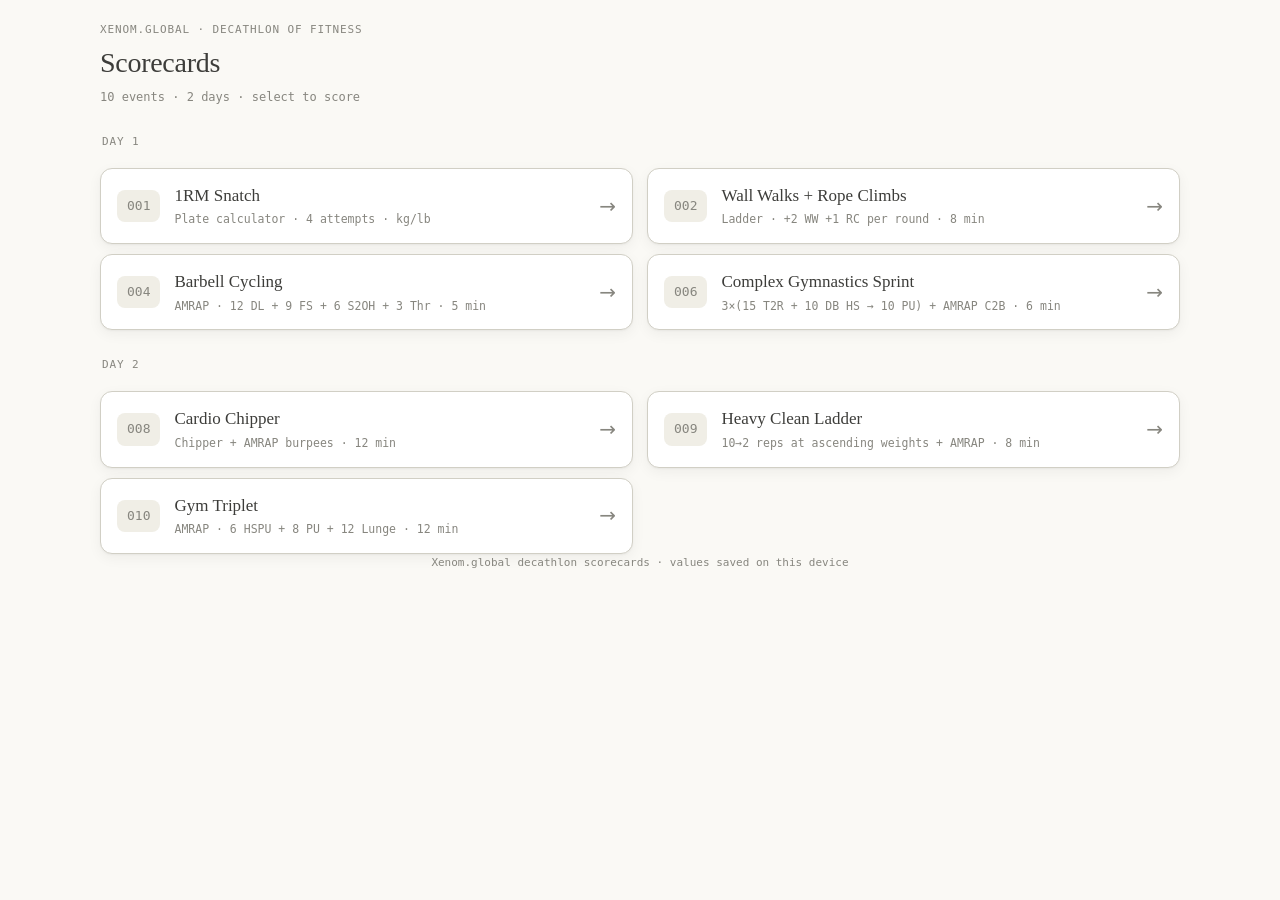
<file: index.html>
<!DOCTYPE html>
<html lang="en">
<head>
<meta charset="utf-8">
<meta name="viewport" content="width=device-width, initial-scale=1, viewport-fit=cover">
<meta name="apple-mobile-web-app-capable" content="yes">
<meta name="mobile-web-app-capable" content="yes">
<meta name="apple-mobile-web-app-status-bar-style" content="default">
<meta name="apple-mobile-web-app-title" content="Xenom">
<meta name="theme-color" content="#FAF9F5">
<title>Xenom.global — Decathlon Scorecards</title>
<link rel="manifest" href="manifest.webmanifest">
<link rel="apple-touch-icon" href="assets/icons/icon-180.png">
<link rel="icon" href="assets/icons/icon-192.png" type="image/png">
<style>
  :root {
    --ivory:    #FAF9F5;
    --white:    #FFFFFF;
    --slate:    #141413;
    --clay:     #D97757;
    --olive:    #788C5D;
    --rust:     #B04A3F;
    --oat:      #E3DACC;
    --gray-150: #F0EEE6;
    --gray-300: #D1CFC5;
    --gray-500: #87867F;
    --gray-700: #3D3D3A;
    --border: 1.5px solid var(--gray-300);
    --radius-panel: 12px;
    --radius-row: 8px;
    --serif: ui-serif, Georgia, "Times New Roman", serif;
    --sans:  system-ui, -apple-system, "Segoe UI", Roboto, sans-serif;
    --mono:  ui-monospace, "SF Mono", Menlo, Consolas, monospace;
    --shadow: 0 1px 2px rgba(20,20,19,.04), 0 4px 14px rgba(20,20,19,.05);
  }
  @media (prefers-color-scheme: dark) {
    :root {
      --ivory:    #121211;
      --white:    #1C1C1A;
      --slate:    #ECEAE2;
      --clay:     #E08A6C;
      --olive:    #93A878;
      --rust:     #D06A5E;
      --oat:      #2A2A26;
      --gray-150: #232320;
      --gray-300: #3A3A35;
      --gray-500: #8A897F;
      --gray-700: #ECEAE2;
      --border: 1.5px solid var(--gray-300);
      --shadow: 0 1px 2px rgba(0,0,0,.4), 0 4px 16px rgba(0,0,0,.4);
    }
  }
  * { margin:0; padding:0; box-sizing:border-box; }
  html { scroll-behavior:smooth; -webkit-text-size-adjust:100%; }
  body {
    background:var(--ivory); color:var(--gray-700);
    font-family:var(--sans); line-height:1.55;
    -webkit-font-smoothing:antialiased;
    padding: env(safe-area-inset-top) env(safe-area-inset-right) env(safe-area-inset-bottom) env(safe-area-inset-left);
  }
  .page { max-width:560px; margin:0 auto; padding:18px 16px 40px; }

  .eyebrow { font-family:var(--mono); font-size:11px; letter-spacing:.08em;
             text-transform:uppercase; color:var(--gray-500); }
  h1 { font-family:var(--serif); font-weight:500; letter-spacing:-.01em; font-size:28px; }
  .sub { font-family:var(--mono); font-size:12px; color:var(--gray-500); margin-top:2px; }

  .topbar { margin-bottom:24px; }

  .event-grid { display:flex; flex-direction:column; gap:10px; }

  .event-card {
    display:flex; align-items:center; gap:14px;
    background:var(--white); border:var(--border); border-radius:var(--radius-panel);
    padding:14px 16px; text-decoration:none; color:var(--gray-700);
    box-shadow:var(--shadow); transition:transform .06s ease;
  }
  .event-card:active { transform:scale(.98); }
  .event-card .num {
    font-family:var(--mono); font-size:13px; color:var(--gray-500);
    background:var(--gray-150); border-radius:var(--radius-row);
    padding:6px 10px; flex:none;
  }
  .event-card .info { flex:1; min-width:0; }
  .event-card .name { font-family:var(--serif); font-size:17px; font-weight:500; }
  .event-card .desc { font-family:var(--mono); font-size:11.5px; color:var(--gray-500); margin-top:2px; }
  .event-card .arrow { font-size:20px; color:var(--gray-500); flex:none; }

  .day-label {
    font-family:var(--mono); font-size:11px; letter-spacing:.08em; text-transform:uppercase;
    color:var(--gray-500); margin:16px 0 8px; padding-left:2px;
  }
  .day-label:first-child { margin-top:0; }

  .foot { text-align:center; font-family:var(--mono); font-size:11px; color:var(--gray-500); margin-top:24px; }
</style>
<link rel="stylesheet" href="assets/app.css">
</head>
<body>
<div class="page">
  <div class="topbar">
    <span class="eyebrow">Xenom.global · Decathlon of Fitness</span>
    <h1>Scorecards</h1>
    <span class="sub">10 events · 2 days · select to score</span>
  </div>

  <div class="event-grid">
    <div class="day-label">Day 1</div>

    <a class="event-card" href="snatch.html">
      <span class="num">001</span>
      <div class="info">
        <div class="name">1RM Snatch</div>
        <div class="desc">Plate calculator · 4 attempts · kg/lb</div>
      </div>
      <span class="arrow">→</span>
    </a>

    <a class="event-card" href="event-002.html">
      <span class="num">002</span>
      <div class="info">
        <div class="name">Wall Walks + Rope Climbs</div>
        <div class="desc">Ladder · +2 WW +1 RC per round · 8 min</div>
      </div>
      <span class="arrow">→</span>
    </a>

    <a class="event-card" href="event-004.html">
      <span class="num">004</span>
      <div class="info">
        <div class="name">Barbell Cycling</div>
        <div class="desc">AMRAP · 12 DL + 9 FS + 6 S2OH + 3 Thr · 5 min</div>
      </div>
      <span class="arrow">→</span>
    </a>

    <a class="event-card" href="event-006.html">
      <span class="num">006</span>
      <div class="info">
        <div class="name">Complex Gymnastics Sprint</div>
        <div class="desc">3×(15 T2R + 10 DB HS → 10 PU) + AMRAP C2B · 6 min</div>
      </div>
      <span class="arrow">→</span>
    </a>

    <div class="day-label">Day 2</div>

    <a class="event-card" href="event-008.html">
      <span class="num">008</span>
      <div class="info">
        <div class="name">Cardio Chipper</div>
        <div class="desc">Chipper + AMRAP burpees · 12 min</div>
      </div>
      <span class="arrow">→</span>
    </a>

    <a class="event-card" href="event-009.html">
      <span class="num">009</span>
      <div class="info">
        <div class="name">Heavy Clean Ladder</div>
        <div class="desc">10→2 reps at ascending weights + AMRAP · 8 min</div>
      </div>
      <span class="arrow">→</span>
    </a>

    <a class="event-card" href="event-010.html">
      <span class="num">010</span>
      <div class="info">
        <div class="name">Gym Triplet</div>
        <div class="desc">AMRAP · 6 HSPU + 8 PU + 12 Lunge · 12 min</div>
      </div>
      <span class="arrow">→</span>
    </a>
  </div>

  <p class="foot">Xenom.global decathlon scorecards · values saved on this device</p>
</div>
<script src="assets/app.js"></script>
</body>
</html>
</file>
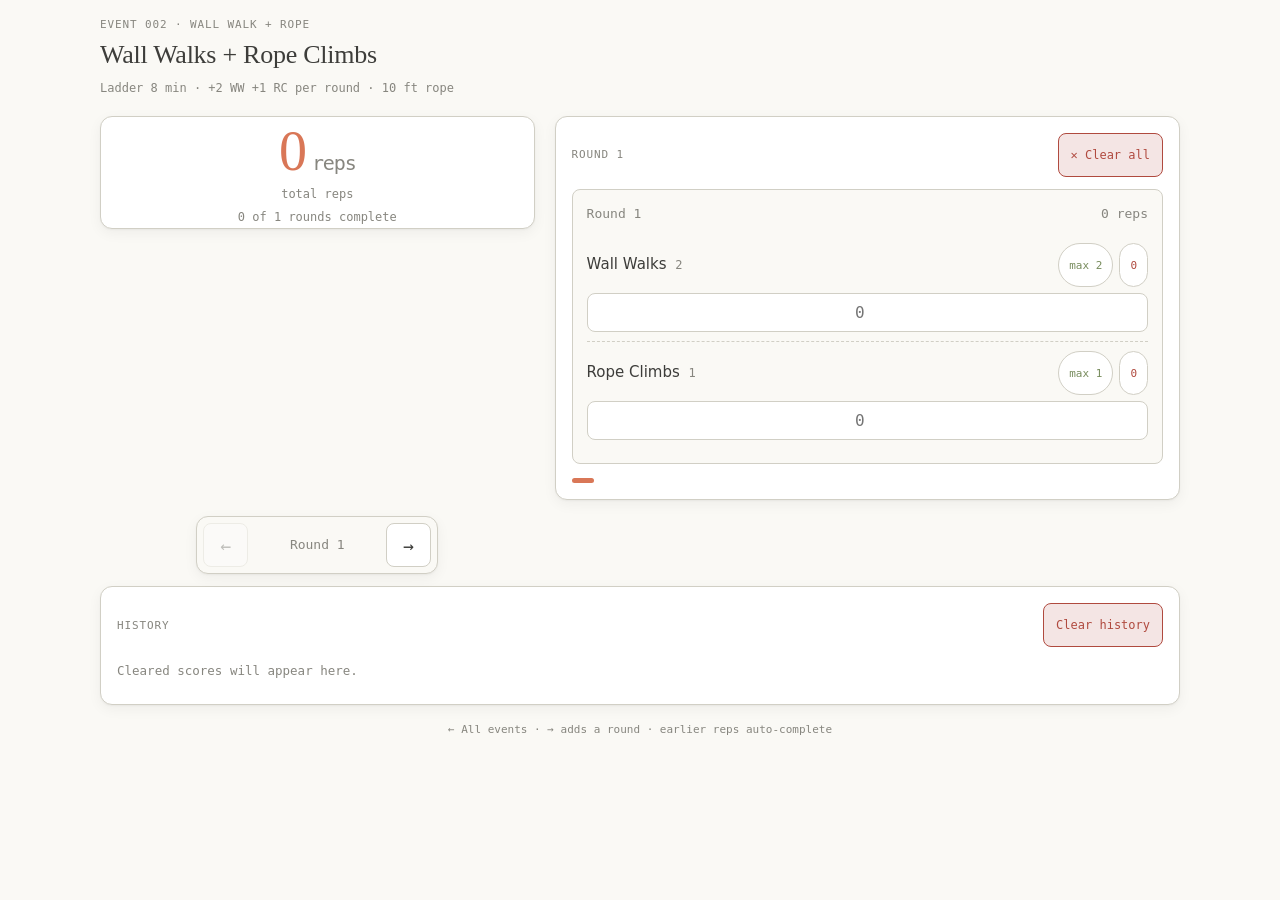
<file: event-002.html>
<!DOCTYPE html>
<html lang="en">
<head>
<meta charset="utf-8">
<meta name="viewport" content="width=device-width, initial-scale=1, viewport-fit=cover">
<meta name="apple-mobile-web-app-capable" content="yes">
<meta name="mobile-web-app-capable" content="yes">
<meta name="apple-mobile-web-app-status-bar-style" content="default">
<meta name="apple-mobile-web-app-title" content="Wall Walk + Rope">
<meta name="theme-color" content="#FAF9F5">
<title>Event 002 — Wall Walks + Rope Climbs · Ladder</title>
<link rel="manifest" href="manifest.webmanifest">
<link rel="apple-touch-icon" href="assets/icons/icon-180.png">
<link rel="icon" href="assets/icons/icon-192.png" type="image/png">
<style>
  :root{--ivory:#FAF9F5;--white:#FFFFFF;--slate:#141413;--clay:#D97757;--olive:#788C5D;
    --rust:#B04A3F;--oat:#E3DACC;--gray-150:#F0EEE6;--gray-300:#D1CFC5;--gray-500:#87867F;
    --gray-700:#3D3D3A;--border:1.5px solid var(--gray-300);--radius-panel:12px;--radius-row:8px;
    --radius-pill:999px;--serif:ui-serif,Georgia,"Times New Roman",serif;
    --sans:system-ui,-apple-system,"Segoe UI",Roboto,sans-serif;
    --mono:ui-monospace,"SF Mono",Menlo,Consolas,monospace;
    --shadow:0 1px 2px rgba(20,20,19,.04),0 4px 14px rgba(20,20,19,.05);
    --tint-olive:rgba(120,140,93,.16);--tint-rust:rgba(176,74,63,.14);}
  @media (prefers-color-scheme:dark){
    :root{--ivory:#121211;--white:#1C1C1A;--slate:#ECEAE2;--clay:#E08A6C;--olive:#93A878;
    --rust:#D06A5E;--oat:#2A2A26;--gray-150:#232320;--gray-300:#3A3A35;--gray-500:#8A897F;
    --gray-700:#ECEAE2;--border:1.5px solid var(--gray-300);
    --shadow:0 1px 2px rgba(0,0,0,.4),0 4px 16px rgba(0,0,0,.4);
    --tint-olive:rgba(147,168,120,.18);--tint-rust:rgba(208,106,94,.18);}}
  *{margin:0;padding:0;box-sizing:border-box;}
  html{scroll-behavior:smooth;-webkit-text-size-adjust:100%;}
  body{background:var(--ivory);color:var(--gray-700);font-family:var(--sans);line-height:1.55;
    -webkit-font-smoothing:antialiased;
    padding:env(safe-area-inset-top) env(safe-area-inset-right) env(safe-area-inset-bottom) env(safe-area-inset-left);}
  .page{max-width:560px;margin:0 auto;padding:18px 16px 40px;}
  .eyebrow{font-family:var(--mono);font-size:11px;letter-spacing:.08em;text-transform:uppercase;color:var(--gray-500);}
  h1{font-family:var(--serif);font-weight:500;letter-spacing:-.01em;font-size:26px;}
  .sub{font-family:var(--mono);font-size:12px;color:var(--gray-500);margin-top:2px;}
  .topbar{display:flex;align-items:flex-start;justify-content:space-between;gap:12px;margin-bottom:18px;}
  .topbar .titles{display:flex;flex-direction:column;gap:2px;}
  .card{background:var(--white);border:var(--border);border-radius:var(--radius-panel);
    padding:16px;margin-bottom:16px;box-shadow:var(--shadow);}
  .card .head{display:flex;align-items:center;justify-content:space-between;gap:10px;margin-bottom:12px;}
  .result{text-align:center;padding:6px 0 2px;}
  .result .big{font-family:var(--serif);font-weight:500;font-size:56px;letter-spacing:-.02em;
    color:var(--clay);line-height:1;}
  .result .big .unit{font-size:20px;color:var(--gray-500);margin-left:6px;font-family:var(--mono);}
  .result .caption{font-family:var(--mono);font-size:12px;color:var(--gray-500);margin-top:6px;}
  .result .detail{font-family:var(--mono);font-size:12px;color:var(--gray-500);margin-top:4px;}
  .nav{display:flex;align-items:center;justify-content:center;gap:14px;margin-bottom:12px;}
  .nav button{font-family:var(--mono);font-size:18px;padding:8px 16px;border-radius:var(--radius-row);
    border:var(--border);background:var(--white);color:var(--gray-700);cursor:pointer;
    -webkit-tap-highlight-color:transparent;}
  .nav button:active{transform:scale(.95);}
  .nav button:disabled{opacity:.3;}
  .nav .round-label{font-family:var(--mono);font-size:13px;color:var(--gray-500);min-width:110px;text-align:center;}
  .round{border:var(--border);border-radius:var(--radius-row);background:var(--ivory);padding:14px;}
  .round .rhead{display:flex;align-items:center;justify-content:space-between;margin-bottom:10px;}
  .round .rnum{font-family:var(--mono);font-size:13px;color:var(--gray-500);}
  .round .rsum{font-family:var(--mono);font-size:13px;color:var(--gray-500);}
  .exline{padding:9px 0;}
  .exline + .exline{border-top:1px dashed var(--gray-300);}
  .exline .etop{display:flex;align-items:center;justify-content:space-between;margin-bottom:6px;}
  .exline .elabel{font-size:15px;}
  .exline .elabel .target{font-family:var(--mono);font-size:12px;color:var(--gray-500);margin-left:4px;}
  .exline .btns{display:flex;gap:6px;}
  .exline .emax,.exline .ezero{font-family:var(--mono);font-size:11px;padding:4px 10px;border:var(--border);
    border-radius:var(--radius-pill);background:var(--white);color:var(--olive);cursor:pointer;
    -webkit-tap-highlight-color:transparent;}
  .exline .ezero{color:var(--rust);}
  .exline .emax:active,.exline .ezero:active{transform:scale(.95);}
  .exline .reps{font-family:var(--mono);font-size:16px;padding:9px 10px;border:var(--border);
    border-radius:var(--radius-row);background:var(--white);color:var(--gray-700);
    text-align:center;width:100%;}
  .exline .reps:focus{outline:none;border-color:var(--clay);}
  .exline .reps.full{border-color:var(--olive);color:var(--olive);}
  .exline .reps.over{border-color:var(--rust);color:var(--rust);background:var(--tint-rust);}
  .progress{display:flex;gap:5px;margin-top:14px;flex-wrap:wrap;}
  .progress .dot{width:22px;height:5px;border-radius:3px;background:var(--gray-300);}
  .progress .dot.done{background:var(--olive);}
  .progress .dot.cur{background:var(--clay);}
  .btnrow{display:flex;gap:10px;flex-wrap:wrap;}
  button{font-family:var(--mono);font-size:13px;padding:10px 14px;border-radius:var(--radius-row);
    cursor:pointer;border:var(--border);background:var(--white);color:var(--gray-700);
    -webkit-tap-highlight-color:transparent;display:inline-flex;align-items:center;gap:6px;
    transition:transform .06s ease;}
  button:active{transform:scale(.97);}
  .btn-warn{background:var(--tint-rust);border-color:var(--rust);color:var(--rust);}
  .foot{text-align:center;font-family:var(--mono);font-size:11px;color:var(--gray-500);margin-top:8px;}
  .foot a{color:var(--gray-500);text-decoration:none;}
</style>
<link rel="stylesheet" href="assets/app.css">
</head>
<body>
<div class="page">
  <div class="topbar">
    <div class="titles">
      <span class="eyebrow">Event 002 · Wall Walk + Rope</span>
      <h1>Wall Walks + Rope Climbs</h1>
      <span class="sub">Ladder 8 min · +2 WW +1 RC per round · 10 ft rope</span>
    </div>
  </div>

  <section class="card result score-sticky" aria-live="polite">
    <div class="big"><span id="total">0</span><span class="unit">reps</span></div>
    <div class="caption">total reps</div>
    <div class="detail" id="detail"></div>
  </section>

  <div class="nav action-nav">
    <button id="prevBtn" aria-label="Previous round">←</button>
    <span class="round-label" id="navLabel">Round 1</span>
    <button id="nextBtn" aria-label="Next round">→</button>
  </div>

  <section class="card">
    <div class="head">
      <span class="eyebrow" id="cardTitle">Round 1</span>
      <button id="clearBtn" class="btn-warn" style="padding:7px 12px;font-size:12px;">✕ Clear all</button>
    </div>
    <div class="round" id="roundCard"></div>
    <div class="progress" id="progress"></div>
  </section>

  <section class="card history-card">
    <div class="head">
      <span class="eyebrow">History</span>
      <button id="clearHistoryBtn" class="btn-warn" type="button" style="padding:7px 12px;font-size:12px;">Clear history</button>
    </div>
    <div id="history" class="history-list"></div>
  </section>

  <p class="foot"><a href="index.html">← All events</a> · → adds a round · earlier reps auto-complete</p>
</div>

<script src="assets/app.js"></script>
<script>
(function(){
  "use strict";
  var EXERCISES=[
    {name:"Wall Walks",perRound:2},
    {name:"Rope Climbs",perRound:1}
  ];
  function roundTargets(i){
    var t=[];
    for(var j=0;j<EXERCISES.length;j++) t.push(EXERCISES[j].perRound*i);
    return t;
  }
  function roundTargetSum(i){
    var t=roundTargets(i),s=0;
    for(var k=0;k<t.length;k++) s+=t[k];
    return s;
  }
  var LS_KEY="event002.state.v3";
  var EVENT_ID="002";

  function defaultState(){
    return {rounds:[{}],cur:0};
  }
  function validState(value){
    return !!value&&Array.isArray(value.rounds)&&value.rounds.length>0;
  }
  function normalizeState(value){
    if(!validState(value)) return defaultState();
    if(typeof value.cur!=="number"||value.cur<0||value.cur>=value.rounds.length) value.cur=value.rounds.length-1;
    return value;
  }
  function save(){XenomApp.write(LS_KEY,state);}

  var state=normalizeState(XenomApp.read(LS_KEY,defaultState(),validState));
  var currentRound=state.cur;

  function roundHasValue(i){
    var r=state.rounds[i];
    for(var k in r){ if((r[k]||0)>0) return true; }
    return false;
  }
  function roundReps(i){
    if(i<currentRound) return roundTargetSum(i+1);
    var r=state.rounds[i],t=0;
    for(var k in r) t+=(r[k]||0);
    return t;
  }
  function totalReps(){
    var t=0;
    for(var i=0;i<state.rounds.length;i++) t+=roundReps(i);
    return t;
  }
  function roundsDone(){
    var done=currentRound;
    if(roundHasValue(currentRound)) done++;
    return done;
  }

  function addRound(){
    state.rounds.push({});
    currentRound=state.rounds.length-1;
    state.cur=currentRound;
    save();render();
  }

  function fillRoundFull(i){
    var targets=roundTargets(i+1);
    for(var j=0;j<EXERCISES.length;j++){
      state.rounds[i][EXERCISES[j].name]=targets[j];
    }
  }

  function render(){
    state.cur=currentRound;
    var card=document.getElementById("roundCard");
    card.innerHTML="";
    var r=state.rounds[currentRound];
    var targets=roundTargets(currentRound+1);
    var head=document.createElement("div");
    head.className="rhead";
    var num=document.createElement("span");
    num.className="rnum";num.textContent="Round "+(currentRound+1);
    var sum=document.createElement("span");
    var curSum=0;
    for(var k in r) curSum+=(r[k]||0);
    sum.className="rsum";sum.textContent=curSum+" reps";
    head.appendChild(num);head.appendChild(sum);
    card.appendChild(head);
    for(var j=0;j<EXERCISES.length;j++){
      (function(j){
        var ex=EXERCISES[j];
        var target=targets[j];
        var line=document.createElement("div");
        line.className="exline";
        var etop=document.createElement("div");
        etop.className="etop";
        var lab=document.createElement("span");
        lab.className="elabel";
        lab.innerHTML=ex.name+' <span class="target">'+target+'</span>';
        var btns=document.createElement("div");
        btns.className="btns";
        var maxBtn=document.createElement("button");
        maxBtn.className="emax";maxBtn.type="button";maxBtn.textContent="max "+target;
        maxBtn.addEventListener("click",function(){
          state.rounds[currentRound][ex.name]=target;
          for(var m=0;m<j;m++){
            state.rounds[currentRound][EXERCISES[m].name]=targets[m];
          }
          save();render();
        });
        var zeroBtn=document.createElement("button");
        zeroBtn.className="ezero";zeroBtn.type="button";zeroBtn.textContent="0";
        zeroBtn.addEventListener("click",function(){
          state.rounds[currentRound][ex.name]=0;
          save();render();
        });
        btns.appendChild(maxBtn);btns.appendChild(zeroBtn);
        etop.appendChild(lab);etop.appendChild(btns);
        var inp=document.createElement("input");
        var val=r[ex.name]||0;
        inp.className="reps"+(val>=target?" full":"")+(val>target?" over":"");
        inp.type="number";inp.min="0";inp.step="1";inp.inputMode="numeric";
        inp.value=val||"";inp.placeholder="0";
        inp.setAttribute("aria-label",ex.name+" round "+(currentRound+1));
        inp.addEventListener("input",function(){
          var v=parseInt(inp.value,10)||0;
          state.rounds[currentRound][ex.name]=v;
          if(v>0){
            for(var m=0;m<j;m++){
              state.rounds[currentRound][EXERCISES[m].name]=roundTargets(currentRound+1)[m];
            }
          }
          save();render();
        });
        line.appendChild(etop);line.appendChild(inp);
        card.appendChild(line);
      })(j);
    }
    var prog=document.getElementById("progress");
    prog.innerHTML="";
    for(var i=0;i<state.rounds.length;i++){
      var d=document.createElement("span");
      d.className="dot"+(i<currentRound?" done":(i===currentRound?" cur":""));
      prog.appendChild(d);
    }
    renderTotal();
    renderNav();
    renderHistory();
  }
  function renderTotal(){
    document.getElementById("total").textContent=totalReps();
    document.getElementById("detail").textContent=roundsDone()+" of "+state.rounds.length+" rounds complete";
    document.getElementById("cardTitle").textContent="Round "+(currentRound+1);
  }
  function renderNav(){
    document.getElementById("navLabel").textContent="Round "+(currentRound+1);
    document.getElementById("prevBtn").disabled=currentRound===0;
  }
  function renderHistory(){
    XenomApp.renderHistory(EVENT_ID,{
      validateState:validState,
      onRestore:function(savedState){
        state=normalizeState(savedState);currentRound=state.cur;save();render();
        window.scrollTo({top:0,behavior:"smooth"});
      }
    });
  }

  document.getElementById("prevBtn").addEventListener("click",function(){
    if(currentRound>0){currentRound--;render();}
  });
  document.getElementById("nextBtn").addEventListener("click",function(){
    if(currentRound<state.rounds.length-1){currentRound++;render();}
    else{addRound();}
  });
  document.getElementById("clearBtn").addEventListener("click",function(){
    if(totalReps()>0){
      XenomApp.archive(EVENT_ID,state,totalReps(),"Reached round "+(currentRound+1)+" of "+state.rounds.length);
    }
    state=defaultState();currentRound=0;save();render();
  });
  render();
})();
</script>
</body>
</html>
</file>
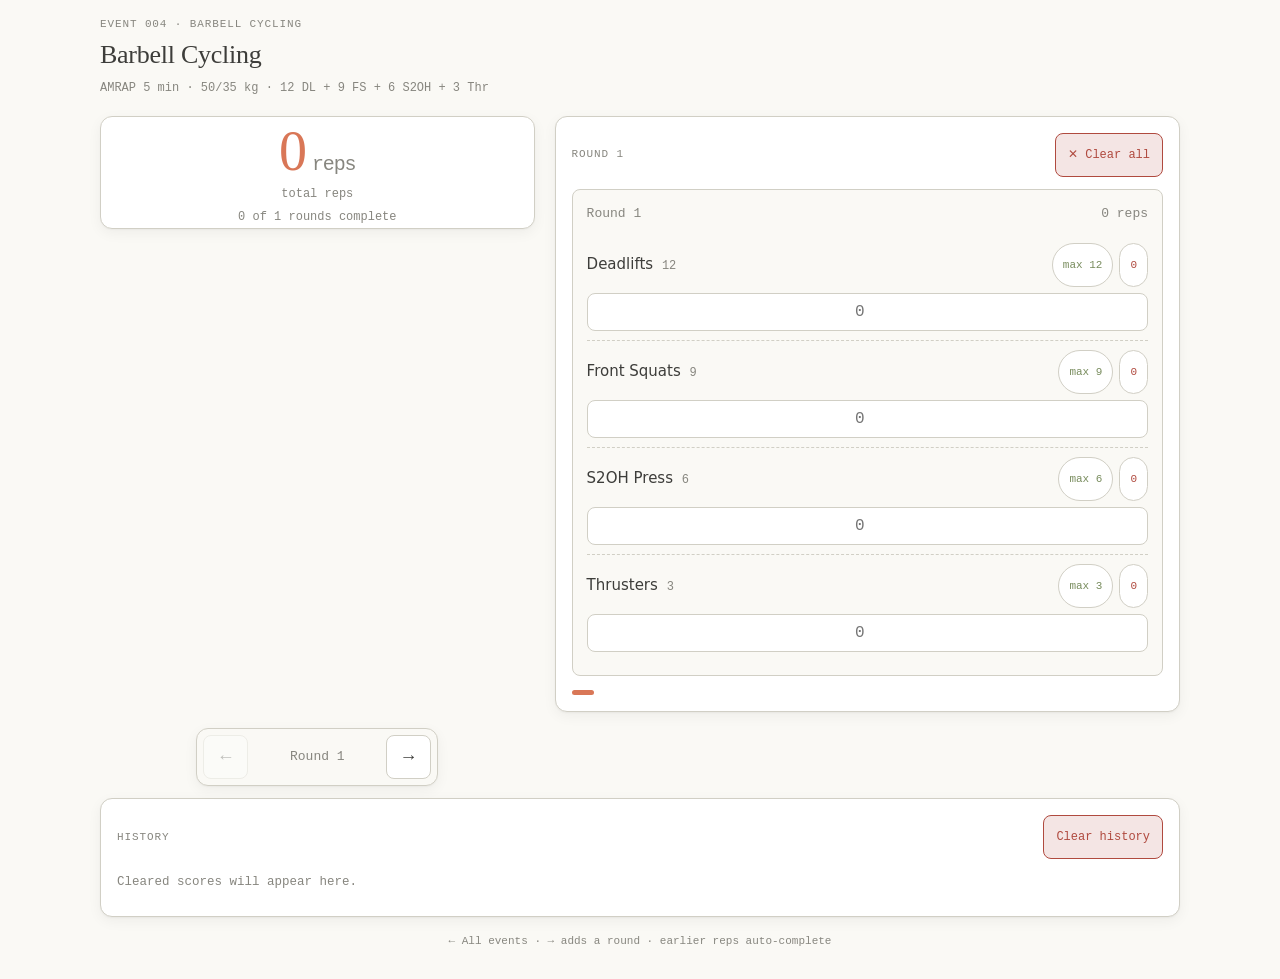
<file: event-004.html>
<!DOCTYPE html>
<html lang="en">
<head>
<meta charset="utf-8">
<meta name="viewport" content="width=device-width, initial-scale=1, viewport-fit=cover">
<meta name="apple-mobile-web-app-capable" content="yes">
<meta name="mobile-web-app-capable" content="yes">
<meta name="apple-mobile-web-app-status-bar-style" content="default">
<meta name="apple-mobile-web-app-title" content="Barbell Cycling">
<meta name="theme-color" content="#FAF9F5">
<title>Event 004 — Barbell Cycling · AMRAP</title>
<link rel="manifest" href="manifest.webmanifest">
<link rel="apple-touch-icon" href="assets/icons/icon-180.png">
<link rel="icon" href="assets/icons/icon-192.png" type="image/png">
<style>
  :root{--ivory:#FAF9F5;--white:#FFFFFF;--slate:#141413;--clay:#D97757;--olive:#788C5D;
    --rust:#B04A3F;--oat:#E3DACC;--gray-150:#F0EEE6;--gray-300:#D1CFC5;--gray-500:#87867F;
    --gray-700:#3D3D3A;--border:1.5px solid var(--gray-300);--radius-panel:12px;--radius-row:8px;
    --radius-pill:999px;--serif:ui-serif,Georgia,"Times New Roman",serif;
    --sans:system-ui,-apple-system,"Segoe UI",Roboto,sans-serif;
    --mono:ui-monospace,"SF Mono",Menlo,Consolas,monospace;
    --shadow:0 1px 2px rgba(20,20,19,.04),0 4px 14px rgba(20,20,19,.05);
    --tint-olive:rgba(120,140,93,.16);--tint-rust:rgba(176,74,63,.14);}
  @media (prefers-color-scheme:dark){
    :root{--ivory:#121211;--white:#1C1C1A;--slate:#ECEAE2;--clay:#E08A6C;--olive:#93A878;
    --rust:#D06A5E;--oat:#2A2A26;--gray-150:#232320;--gray-300:#3A3A35;--gray-500:#8A897F;
    --gray-700:#ECEAE2;--border:1.5px solid var(--gray-300);
    --shadow:0 1px 2px rgba(0,0,0,.4),0 4px 16px rgba(0,0,0,.4);
    --tint-olive:rgba(147,168,120,.18);--tint-rust:rgba(208,106,94,.18);}}
  *{margin:0;padding:0;box-sizing:border-box;}
  html{scroll-behavior:smooth;-webkit-text-size-adjust:100%;}
  body{background:var(--ivory);color:var(--gray-700);font-family:var(--sans);line-height:1.55;
    -webkit-font-smoothing:antialiased;
    padding:env(safe-area-inset-top) env(safe-area-inset-right) env(safe-area-inset-bottom) env(safe-area-inset-left);}
  .page{max-width:560px;margin:0 auto;padding:18px 16px 40px;}
  .eyebrow{font-family:var(--mono);font-size:11px;letter-spacing:.08em;text-transform:uppercase;color:var(--gray-500);}
  h1{font-family:var(--serif);font-weight:500;letter-spacing:-.01em;font-size:26px;}
  .sub{font-family:var(--mono);font-size:12px;color:var(--gray-500);margin-top:2px;}
  .topbar{display:flex;align-items:flex-start;justify-content:space-between;gap:12px;margin-bottom:18px;}
  .topbar .titles{display:flex;flex-direction:column;gap:2px;}
  .card{background:var(--white);border:var(--border);border-radius:var(--radius-panel);
    padding:16px;margin-bottom:16px;box-shadow:var(--shadow);}
  .card .head{display:flex;align-items:center;justify-content:space-between;gap:10px;margin-bottom:12px;}
  .result{text-align:center;padding:6px 0 2px;}
  .result .big{font-family:var(--serif);font-weight:500;font-size:56px;letter-spacing:-.02em;
    color:var(--clay);line-height:1;}
  .result .big .unit{font-size:20px;color:var(--gray-500);margin-left:6px;font-family:var(--mono);}
  .result .caption{font-family:var(--mono);font-size:12px;color:var(--gray-500);margin-top:6px;}
  .result .detail{font-family:var(--mono);font-size:12px;color:var(--gray-500);margin-top:4px;}
  .nav{display:flex;align-items:center;justify-content:center;gap:14px;margin-bottom:12px;}
  .nav button{font-family:var(--mono);font-size:18px;padding:8px 16px;border-radius:var(--radius-row);
    border:var(--border);background:var(--white);color:var(--gray-700);cursor:pointer;
    -webkit-tap-highlight-color:transparent;}
  .nav button:active{transform:scale(.95);}
  .nav button:disabled{opacity:.3;}
  .nav .round-label{font-family:var(--mono);font-size:13px;color:var(--gray-500);min-width:110px;text-align:center;}
  .round{border:var(--border);border-radius:var(--radius-row);background:var(--ivory);padding:14px;}
  .round .rhead{display:flex;align-items:center;justify-content:space-between;margin-bottom:10px;}
  .round .rnum{font-family:var(--mono);font-size:13px;color:var(--gray-500);}
  .round .rsum{font-family:var(--mono);font-size:13px;color:var(--gray-500);}
  .exline{padding:9px 0;}
  .exline + .exline{border-top:1px dashed var(--gray-300);}
  .exline .etop{display:flex;align-items:center;justify-content:space-between;margin-bottom:6px;}
  .exline .elabel{font-size:15px;}
  .exline .elabel .target{font-family:var(--mono);font-size:12px;color:var(--gray-500);margin-left:4px;}
  .exline .btns{display:flex;gap:6px;}
  .exline .emax,.exline .ezero{font-family:var(--mono);font-size:11px;padding:4px 10px;border:var(--border);
    border-radius:var(--radius-pill);background:var(--white);color:var(--olive);cursor:pointer;
    -webkit-tap-highlight-color:transparent;}
  .exline .ezero{color:var(--rust);}
  .exline .emax:active,.exline .ezero:active{transform:scale(.95);}
  .exline .reps{font-family:var(--mono);font-size:16px;padding:9px 10px;border:var(--border);
    border-radius:var(--radius-row);background:var(--white);color:var(--gray-700);
    text-align:center;width:100%;}
  .exline .reps:focus{outline:none;border-color:var(--clay);}
  .exline .reps.full{border-color:var(--olive);color:var(--olive);}
  .exline .reps.over{border-color:var(--rust);color:var(--rust);background:var(--tint-rust);}
  .progress{display:flex;gap:5px;margin-top:14px;flex-wrap:wrap;}
  .progress .dot{width:22px;height:5px;border-radius:3px;background:var(--gray-300);}
  .progress .dot.done{background:var(--olive);}
  .progress .dot.cur{background:var(--clay);}
  .btnrow{display:flex;gap:10px;flex-wrap:wrap;}
  button{font-family:var(--mono);font-size:13px;padding:10px 14px;border-radius:var(--radius-row);
    cursor:pointer;border:var(--border);background:var(--white);color:var(--gray-700);
    -webkit-tap-highlight-color:transparent;display:inline-flex;align-items:center;gap:6px;
    transition:transform .06s ease;}
  button:active{transform:scale(.97);}
  .btn-warn{background:var(--tint-rust);border-color:var(--rust);color:var(--rust);}
  .foot{text-align:center;font-family:var(--mono);font-size:11px;color:var(--gray-500);margin-top:8px;}
  .foot a{color:var(--gray-500);text-decoration:none;}
</style>
<link rel="stylesheet" href="assets/app.css">
</head>
<body>
<div class="page">
  <div class="topbar">
    <div class="titles">
      <span class="eyebrow">Event 004 · Barbell Cycling</span>
      <h1>Barbell Cycling</h1>
      <span class="sub">AMRAP 5 min · 50/35 kg · 12 DL + 9 FS + 6 S2OH + 3 Thr</span>
    </div>
  </div>

  <section class="card result score-sticky" aria-live="polite">
    <div class="big"><span id="total">0</span><span class="unit">reps</span></div>
    <div class="caption">total reps</div>
    <div class="detail" id="detail"></div>
  </section>

  <div class="nav action-nav">
    <button id="prevBtn" aria-label="Previous round">←</button>
    <span class="round-label" id="navLabel">Round 1</span>
    <button id="nextBtn" aria-label="Next round">→</button>
  </div>

  <section class="card">
    <div class="head">
      <span class="eyebrow" id="cardTitle">Round 1</span>
      <button id="clearBtn" class="btn-warn" style="padding:7px 12px;font-size:12px;">✕ Clear all</button>
    </div>
    <div class="round" id="roundCard"></div>
    <div class="progress" id="progress"></div>
  </section>

  <section class="card history-card">
    <div class="head"><span class="eyebrow">History</span><button id="clearHistoryBtn" class="btn-warn" type="button" style="padding:7px 12px;font-size:12px;">Clear history</button></div>
    <div id="history" class="history-list"></div>
  </section>

  <p class="foot"><a href="index.html">← All events</a> · → adds a round · earlier reps auto-complete</p>
</div>

<script src="assets/app.js"></script>
<script>
(function(){
  "use strict";
  var EXERCISES=[
    {name:"Deadlifts",target:12},
    {name:"Front Squats",target:9},
    {name:"S2OH Press",target:6},
    {name:"Thrusters",target:3}
  ];
  function roundTargetSum(){
    var s=0;
    for(var i=0;i<EXERCISES.length;i++) s+=EXERCISES[i].target;
    return s;
  }
  var LS_KEY="event004.state.v3";
  var EVENT_ID="004";

  function defaultState(){
    return {rounds:[{}],cur:0};
  }
  function validState(value){return !!value&&Array.isArray(value.rounds)&&value.rounds.length>0;}
  function normalizeState(value){
    if(!validState(value)) return defaultState();
    if(typeof value.cur!=="number"||value.cur<0||value.cur>=value.rounds.length) value.cur=value.rounds.length-1;
    return value;
  }
  function save(){XenomApp.write(LS_KEY,state);}

  var state=normalizeState(XenomApp.read(LS_KEY,defaultState(),validState));
  var currentRound=state.cur;

  function roundHasValue(i){
    var r=state.rounds[i];
    for(var k in r){ if((r[k]||0)>0) return true; }
    return false;
  }
  function roundReps(i){
    if(i<currentRound) return roundTargetSum();
    var r=state.rounds[i],t=0;
    for(var k in r) t+=(r[k]||0);
    return t;
  }
  function totalReps(){
    var t=0;
    for(var i=0;i<state.rounds.length;i++) t+=roundReps(i);
    return t;
  }
  function roundsDone(){
    var done=currentRound;
    if(roundHasValue(currentRound)) done++;
    return done;
  }

  function addRound(){
    state.rounds.push({});
    currentRound=state.rounds.length-1;
    state.cur=currentRound;
    save();render();
  }

  function render(){
    state.cur=currentRound;
    var card=document.getElementById("roundCard");
    card.innerHTML="";
    var r=state.rounds[currentRound];
    var head=document.createElement("div");
    head.className="rhead";
    var num=document.createElement("span");
    num.className="rnum";num.textContent="Round "+(currentRound+1);
    var sum=document.createElement("span");
    var curSum=0;
    for(var k in r) curSum+=(r[k]||0);
    sum.className="rsum";sum.textContent=curSum+" reps";
    head.appendChild(num);head.appendChild(sum);
    card.appendChild(head);
    for(var j=0;j<EXERCISES.length;j++){
      (function(j){
        var ex=EXERCISES[j];
        var line=document.createElement("div");
        line.className="exline";
        var etop=document.createElement("div");
        etop.className="etop";
        var lab=document.createElement("span");
        lab.className="elabel";
        lab.innerHTML=ex.name+' <span class="target">'+ex.target+'</span>';
        var btns=document.createElement("div");
        btns.className="btns";
        var maxBtn=document.createElement("button");
        maxBtn.className="emax";maxBtn.type="button";maxBtn.textContent="max "+ex.target;
        maxBtn.addEventListener("click",function(){
          state.rounds[currentRound][ex.name]=ex.target;
          for(var m=0;m<j;m++){
            state.rounds[currentRound][EXERCISES[m].name]=EXERCISES[m].target;
          }
          save();render();
        });
        var zeroBtn=document.createElement("button");
        zeroBtn.className="ezero";zeroBtn.type="button";zeroBtn.textContent="0";
        zeroBtn.addEventListener("click",function(){
          state.rounds[currentRound][ex.name]=0;
          save();render();
        });
        btns.appendChild(maxBtn);btns.appendChild(zeroBtn);
        etop.appendChild(lab);etop.appendChild(btns);
        var inp=document.createElement("input");
        var val=r[ex.name]||0;
        inp.className="reps"+(val>=ex.target?" full":"")+(val>ex.target?" over":"");
        inp.type="number";inp.min="0";inp.step="1";inp.inputMode="numeric";
        inp.value=val||"";inp.placeholder="0";
        inp.setAttribute("aria-label",ex.name+" round "+(currentRound+1));
        inp.addEventListener("input",function(){
          var v=parseInt(inp.value,10)||0;
          state.rounds[currentRound][ex.name]=v;
          if(v>0){
            for(var m=0;m<j;m++){
              state.rounds[currentRound][EXERCISES[m].name]=EXERCISES[m].target;
            }
          }
          save();render();
        });
        line.appendChild(etop);line.appendChild(inp);
        card.appendChild(line);
      })(j);
    }
    var prog=document.getElementById("progress");
    prog.innerHTML="";
    for(var i=0;i<state.rounds.length;i++){
      var d=document.createElement("span");
      d.className="dot"+(i<currentRound?" done":(i===currentRound?" cur":""));
      prog.appendChild(d);
    }
    renderTotal();
    renderNav();
    renderHistory();
  }
  function renderTotal(){
    document.getElementById("total").textContent=totalReps();
    document.getElementById("detail").textContent=roundsDone()+" of "+state.rounds.length+" rounds complete";
    document.getElementById("cardTitle").textContent="Round "+(currentRound+1);
  }
  function renderNav(){
    document.getElementById("navLabel").textContent="Round "+(currentRound+1);
    document.getElementById("prevBtn").disabled=currentRound===0;
  }
  function renderHistory(){
    XenomApp.renderHistory(EVENT_ID,{validateState:validState,onRestore:function(savedState){
      state=normalizeState(savedState);currentRound=state.cur;save();render();window.scrollTo({top:0,behavior:"smooth"});
    }});
  }

  document.getElementById("prevBtn").addEventListener("click",function(){
    if(currentRound>0){currentRound--;render();}
  });
  document.getElementById("nextBtn").addEventListener("click",function(){
    if(currentRound<state.rounds.length-1){currentRound++;render();}
    else{addRound();}
  });
  document.getElementById("clearBtn").addEventListener("click",function(){
    if(totalReps()>0) XenomApp.archive(EVENT_ID,state,totalReps(),"Reached round "+(currentRound+1)+" of "+state.rounds.length);
    state=defaultState();currentRound=0;save();render();
  });
  render();
})();
</script>
</body>
</html>
</file>
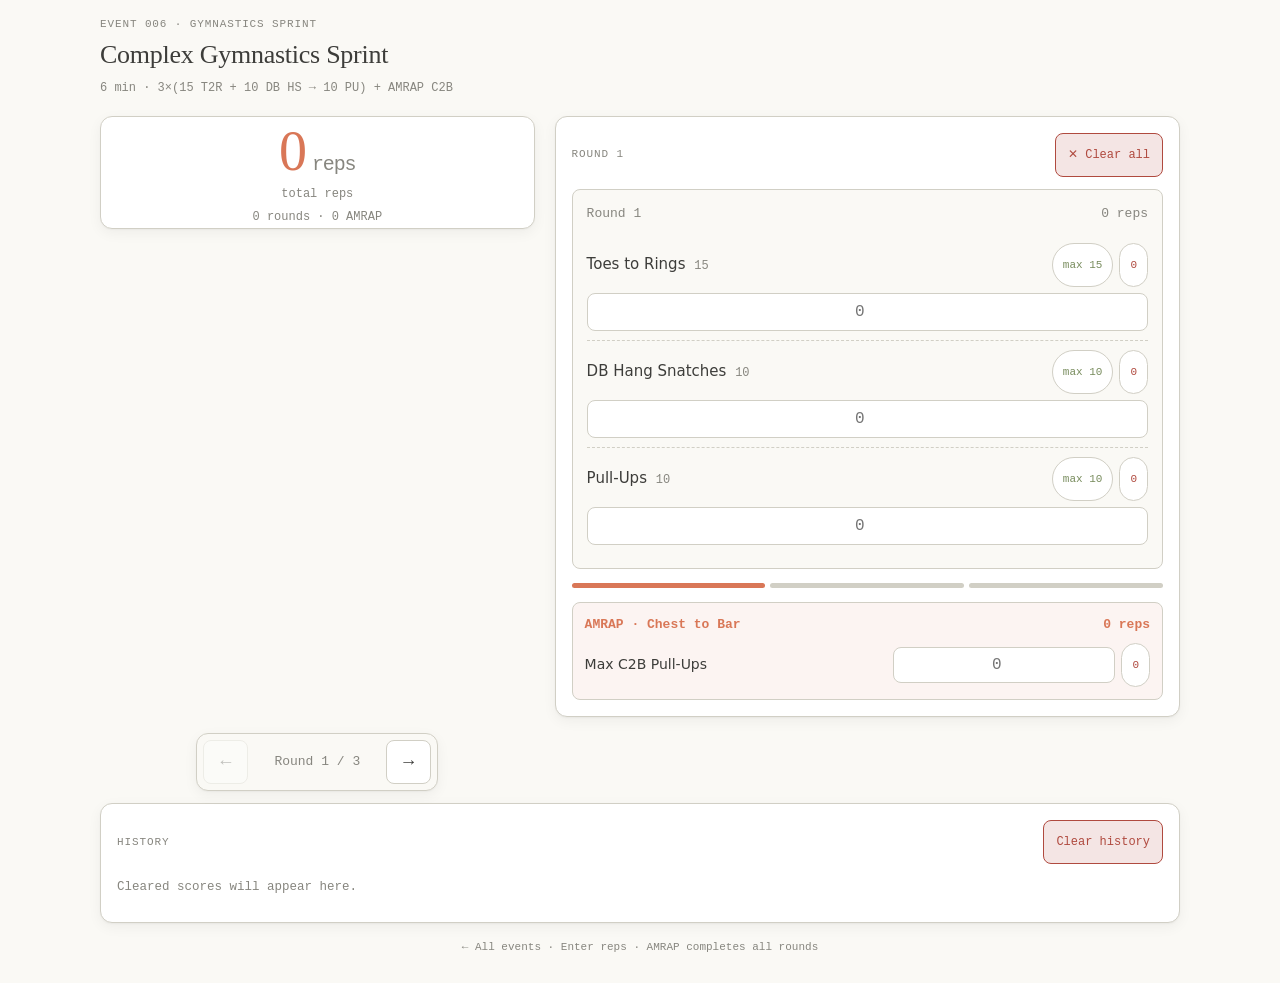
<file: event-006.html>
<!DOCTYPE html>
<html lang="en">
<head>
<meta charset="utf-8">
<meta name="viewport" content="width=device-width, initial-scale=1, viewport-fit=cover">
<meta name="apple-mobile-web-app-capable" content="yes">
<meta name="mobile-web-app-capable" content="yes">
<meta name="apple-mobile-web-app-status-bar-style" content="default">
<meta name="apple-mobile-web-app-title" content="Gymnastics Sprint">
<meta name="theme-color" content="#FAF9F5">
<title>Event 006 — Complex Gymnastics Sprint</title>
<link rel="manifest" href="manifest.webmanifest">
<link rel="apple-touch-icon" href="assets/icons/icon-180.png">
<link rel="icon" href="assets/icons/icon-192.png" type="image/png">
<style>
  :root{--ivory:#FAF9F5;--white:#FFFFFF;--slate:#141413;--clay:#D97757;--olive:#788C5D;
    --rust:#B04A3F;--oat:#E3DACC;--gray-150:#F0EEE6;--gray-300:#D1CFC5;--gray-500:#87867F;
    --gray-700:#3D3D3A;--border:1.5px solid var(--gray-300);--radius-panel:12px;--radius-row:8px;
    --radius-pill:999px;--serif:ui-serif,Georgia,"Times New Roman",serif;
    --sans:system-ui,-apple-system,"Segoe UI",Roboto,sans-serif;
    --mono:ui-monospace,"SF Mono",Menlo,Consolas,monospace;
    --shadow:0 1px 2px rgba(20,20,19,.04),0 4px 14px rgba(20,20,19,.05);
    --tint-olive:rgba(120,140,93,.16);--tint-rust:rgba(176,74,63,.14);--tint-clay:rgba(217,119,87,.08);}
  @media (prefers-color-scheme:dark){
    :root{--ivory:#121211;--white:#1C1C1A;--slate:#ECEAE2;--clay:#E08A6C;--olive:#93A878;
    --rust:#D06A5E;--oat:#2A2A26;--gray-150:#232320;--gray-300:#3A3A35;--gray-500:#8A897F;
    --gray-700:#ECEAE2;--border:1.5px solid var(--gray-300);
    --shadow:0 1px 2px rgba(0,0,0,.4),0 4px 16px rgba(0,0,0,.4);
    --tint-olive:rgba(147,168,120,.18);--tint-rust:rgba(208,106,94,.18);--tint-clay:rgba(224,138,108,.14);}}
  *{margin:0;padding:0;box-sizing:border-box;}
  html{scroll-behavior:smooth;-webkit-text-size-adjust:100%;}
  body{background:var(--ivory);color:var(--gray-700);font-family:var(--sans);line-height:1.55;
    -webkit-font-smoothing:antialiased;
    padding:env(safe-area-inset-top) env(safe-area-inset-right) env(safe-area-inset-bottom) env(safe-area-inset-left);}
  .page{max-width:560px;margin:0 auto;padding:18px 16px 40px;}
  .eyebrow{font-family:var(--mono);font-size:11px;letter-spacing:.08em;text-transform:uppercase;color:var(--gray-500);}
  h1{font-family:var(--serif);font-weight:500;letter-spacing:-.01em;font-size:26px;}
  .sub{font-family:var(--mono);font-size:12px;color:var(--gray-500);margin-top:2px;}
  .topbar{display:flex;align-items:flex-start;justify-content:space-between;gap:12px;margin-bottom:18px;}
  .topbar .titles{display:flex;flex-direction:column;gap:2px;}
  .card{background:var(--white);border:var(--border);border-radius:var(--radius-panel);
    padding:16px;margin-bottom:16px;box-shadow:var(--shadow);}
  .card .head{display:flex;align-items:center;justify-content:space-between;gap:10px;margin-bottom:12px;}
  .result{text-align:center;padding:6px 0 2px;}
  .result .big{font-family:var(--serif);font-weight:500;font-size:56px;letter-spacing:-.02em;
    color:var(--clay);line-height:1;}
  .result .big .unit{font-size:20px;color:var(--gray-500);margin-left:6px;font-family:var(--mono);}
  .result .caption{font-family:var(--mono);font-size:12px;color:var(--gray-500);margin-top:6px;}
  .result .detail{font-family:var(--mono);font-size:12px;color:var(--gray-500);margin-top:4px;}
  .nav{display:flex;align-items:center;justify-content:center;gap:14px;margin-bottom:12px;}
  .nav button{font-family:var(--mono);font-size:18px;padding:8px 16px;border-radius:var(--radius-row);
    border:var(--border);background:var(--white);color:var(--gray-700);cursor:pointer;
    -webkit-tap-highlight-color:transparent;}
  .nav button:active{transform:scale(.95);}
  .nav button:disabled{opacity:.3;}
  .nav .round-label{font-family:var(--mono);font-size:13px;color:var(--gray-500);min-width:110px;text-align:center;}
  .round{border:var(--border);border-radius:var(--radius-row);background:var(--ivory);padding:14px;}
  .round .rhead{display:flex;align-items:center;justify-content:space-between;margin-bottom:10px;}
  .round .rnum{font-family:var(--mono);font-size:13px;color:var(--gray-500);}
  .round .rsum{font-family:var(--mono);font-size:13px;color:var(--gray-500);}
  .exline{padding:9px 0;}
  .exline + .exline{border-top:1px dashed var(--gray-300);}
  .exline .etop{display:flex;align-items:center;justify-content:space-between;margin-bottom:6px;}
  .exline .elabel{font-size:15px;}
  .exline .elabel .target{font-family:var(--mono);font-size:12px;color:var(--gray-500);margin-left:4px;}
  .exline .btns{display:flex;gap:6px;}
  .exline .emax,.exline .ezero{font-family:var(--mono);font-size:11px;padding:4px 10px;border:var(--border);
    border-radius:var(--radius-pill);background:var(--white);color:var(--olive);cursor:pointer;
    -webkit-tap-highlight-color:transparent;}
  .exline .ezero{color:var(--rust);}
  .exline .emax:active,.exline .ezero:active{transform:scale(.95);}
  .exline .reps{font-family:var(--mono);font-size:16px;padding:9px 10px;border:var(--border);
    border-radius:var(--radius-row);background:var(--white);color:var(--gray-700);
    text-align:center;width:100%;}
  .exline .reps:focus{outline:none;border-color:var(--clay);}
  .exline .reps.full{border-color:var(--olive);color:var(--olive);}
  .exline .reps.over{border-color:var(--rust);color:var(--rust);background:var(--tint-rust);}
  .progress{display:flex;gap:5px;margin-top:14px;}
  .progress .dot{flex:1;height:5px;border-radius:3px;background:var(--gray-300);}
  .progress .dot.done{background:var(--olive);}
  .progress .dot.cur{background:var(--clay);}
  .amrap{margin-top:14px;padding:12px;border:var(--border);border-radius:var(--radius-row);
    background:var(--tint-clay);}
  .amrap .amrap-head{display:flex;align-items:center;justify-content:space-between;margin-bottom:8px;}
  .amrap .amrap-label{font-family:var(--mono);font-size:13px;color:var(--clay);font-weight:600;}
  .amrap .amrap-row{display:grid;grid-template-columns:1fr auto;gap:10px;align-items:center;}
  .amrap .reps{font-family:var(--mono);font-size:16px;padding:8px 10px;border:var(--border);
    border-radius:var(--radius-row);background:var(--white);color:var(--gray-700);
    text-align:center;width:100%;min-width:80px;}
  .amrap .reps:focus{outline:none;border-color:var(--clay);}
  .btnrow{display:flex;gap:10px;flex-wrap:wrap;}
  button{font-family:var(--mono);font-size:13px;padding:10px 14px;border-radius:var(--radius-row);
    cursor:pointer;border:var(--border);background:var(--white);color:var(--gray-700);
    -webkit-tap-highlight-color:transparent;display:inline-flex;align-items:center;gap:6px;
    transition:transform .06s ease;}
  button:active{transform:scale(.97);}
  .btn-warn{background:var(--tint-rust);border-color:var(--rust);color:var(--rust);}
  .foot{text-align:center;font-family:var(--mono);font-size:11px;color:var(--gray-500);margin-top:8px;}
  .foot a{color:var(--gray-500);text-decoration:none;}
</style>
<link rel="stylesheet" href="assets/app.css">
</head>
<body>
<div class="page">
  <div class="topbar">
    <div class="titles">
      <span class="eyebrow">Event 006 · Gymnastics Sprint</span>
      <h1>Complex Gymnastics Sprint</h1>
      <span class="sub">6 min · 3×(15 T2R + 10 DB HS → 10 PU) + AMRAP C2B</span>
    </div>
  </div>

  <section class="card result score-sticky" aria-live="polite">
    <div class="big"><span id="total">0</span><span class="unit">reps</span></div>
    <div class="caption">total reps</div>
    <div class="detail" id="detail"></div>
  </section>

  <div class="nav action-nav">
    <button id="prevBtn" aria-label="Previous round">←</button>
    <span class="round-label" id="navLabel">Round 1 / 3</span>
    <button id="nextBtn" aria-label="Next round">→</button>
  </div>

  <section class="card">
    <div class="head">
      <span class="eyebrow" id="cardTitle">Round 1</span>
      <button id="clearBtn" class="btn-warn" style="padding:7px 12px;font-size:12px;">✕ Clear all</button>
    </div>
    <div class="round" id="roundCard"></div>
    <div class="progress" id="progress"></div>
    <div class="amrap">
      <div class="amrap-head">
        <span class="amrap-label">AMRAP · Chest to Bar</span>
        <span class="amrap-label" id="amrapCount">0 reps</span>
      </div>
      <div class="amrap-row">
        <span style="font-size:14px;">Max C2B Pull-Ups</span>
        <div style="display:flex;gap:6px;align-items:center;">
          <input class="reps" id="amrapInput" type="number" inputmode="numeric" min="0" step="1" placeholder="0" aria-label="AMRAP C2B" style="flex:1;">
          <button id="amrapZero" class="ezero" type="button" style="font-family:var(--mono);font-size:11px;padding:4px 10px;border:var(--border);border-radius:var(--radius-pill);background:var(--white);color:var(--rust);cursor:pointer;-webkit-tap-highlight-color:transparent;">0</button>
        </div>
      </div>
    </div>
  </section>

  <section class="card history-card">
    <div class="head"><span class="eyebrow">History</span><button id="clearHistoryBtn" class="btn-warn" type="button" style="padding:7px 12px;font-size:12px;">Clear history</button></div>
    <div id="history" class="history-list"></div>
  </section>

  <p class="foot"><a href="index.html">← All events</a> · Enter reps · AMRAP completes all rounds</p>
</div>

<script src="assets/app.js"></script>
<script>
(function(){
  "use strict";
  var ROUNDS=3;
  var EXERCISES=[
    {name:"Toes to Rings",target:15},
    {name:"DB Hang Snatches",target:10},
    {name:"Pull-Ups",target:10}
  ];
  function roundTargetSum(){
    var s=0;
    for(var i=0;i<EXERCISES.length;i++) s+=EXERCISES[i].target;
    return s;
  }
  var LS_KEY="event006.state.v3";
  var EVENT_ID="006";

  function defaultState(){
    var s={rounds:[],amrap:0,cur:0};
    for(var i=0;i<ROUNDS;i++) s.rounds.push({});
    return s;
  }
  function validState(value){return !!value&&Array.isArray(value.rounds)&&value.rounds.length===ROUNDS;}
  function normalizeState(value){
    if(!validState(value)) return defaultState();
    if(typeof value.cur!=="number"||value.cur<0||value.cur>=ROUNDS) value.cur=ROUNDS-1;
    value.amrap=parseInt(value.amrap,10)||0;return value;
  }
  function save(){XenomApp.write(LS_KEY,state);}

  var state=normalizeState(XenomApp.read(LS_KEY,defaultState(),validState));
  var currentRound=state.cur;

  function roundHasValue(i){
    var r=state.rounds[i];
    for(var k in r){ if((r[k]||0)>0) return true; }
    return false;
  }
  function roundReps(i){
    if((i<currentRound)||(state.amrap>0)) return roundTargetSum();
    var r=state.rounds[i],t=0;
    for(var k in r) t+=(r[k]||0);
    return t;
  }
  function roundsTotal(){
    var t=0;
    for(var i=0;i<ROUNDS;i++) t+=roundReps(i);
    return t;
  }
  function totalReps(){
    return roundsTotal()+(state.amrap||0);
  }
  function roundsDone(){
    if(state.amrap>0) return ROUNDS;
    var n=currentRound;
    if(roundHasValue(currentRound)) n++;
    return n;
  }

  function render(){
    state.cur=currentRound;
    var card=document.getElementById("roundCard");
    card.innerHTML="";
    var r=state.rounds[currentRound];
    var head=document.createElement("div");
    head.className="rhead";
    var num=document.createElement("span");
    num.className="rnum";num.textContent="Round "+(currentRound+1);
    var sum=document.createElement("span");
    var curSum=state.amrap>0?roundTargetSum():0;
    if(state.amrap>0){curSum=roundTargetSum();}
    else{for(var k in r) curSum+=(r[k]||0);}
    sum.className="rsum";sum.textContent=curSum+" reps";
    head.appendChild(num);head.appendChild(sum);
    card.appendChild(head);
    for(var j=0;j<EXERCISES.length;j++){
      (function(j){
        var ex=EXERCISES[j];
        var line=document.createElement("div");
        line.className="exline";
        var etop=document.createElement("div");
        etop.className="etop";
        var lab=document.createElement("span");
        lab.className="elabel";
        lab.innerHTML=ex.name+' <span class="target">'+ex.target+'</span>';
        var btns=document.createElement("div");
        btns.className="btns";
        var maxBtn=document.createElement("button");
        maxBtn.className="emax";maxBtn.type="button";maxBtn.textContent="max "+ex.target;
        maxBtn.addEventListener("click",function(){
          state.rounds[currentRound][ex.name]=ex.target;
          save();render();
        });
        var zeroBtn=document.createElement("button");
        zeroBtn.className="ezero";zeroBtn.type="button";zeroBtn.textContent="0";
        zeroBtn.addEventListener("click",function(){
          state.rounds[currentRound][ex.name]=0;
          save();render();
        });
        btns.appendChild(maxBtn);btns.appendChild(zeroBtn);
        etop.appendChild(lab);etop.appendChild(btns);
        var inp=document.createElement("input");
        var val=r[ex.name]||0;
        var isFull=(state.amrap>0)||(val>=ex.target);
        inp.className="reps"+(isFull?" full":"")+(val>ex.target?" over":"");
        inp.type="number";inp.min="0";inp.step="1";inp.inputMode="numeric";
        inp.value=state.amrap>0?ex.target:(val||"");inp.placeholder="0";
        inp.setAttribute("aria-label",ex.name+" round "+(currentRound+1));
        inp.addEventListener("input",function(){
          var v=parseInt(inp.value,10)||0;
          state.rounds[currentRound][ex.name]=v;
          if(v>0){
            for(var m=0;m<j;m++){
              state.rounds[currentRound][EXERCISES[m].name]=EXERCISES[m].target;
            }
          }
          save();render();
        });
        line.appendChild(etop);line.appendChild(inp);
        card.appendChild(line);
      })(j);
    }
    var prog=document.getElementById("progress");
    prog.innerHTML="";
    for(var i=0;i<ROUNDS;i++){
      var d=document.createElement("span");
      var cls="dot";
      if(state.amrap>0) cls+=" done";
      else if(i<currentRound) cls+=" done";
      else if(i===currentRound) cls+=" cur";
      d.className=cls;
      prog.appendChild(d);
    }
    document.getElementById("amrapInput").value=state.amrap||"";
    renderTotal();
    renderNav();
    renderHistory();
  }
  function renderTotal(){
    document.getElementById("total").textContent=totalReps();
    document.getElementById("detail").textContent=roundsTotal()+" rounds · "+(state.amrap||0)+" AMRAP";
    document.getElementById("cardTitle").textContent="Round "+(currentRound+1);
    document.getElementById("amrapCount").textContent=(state.amrap||0)+" reps";
  }
  function renderNav(){
    if(state.amrap>0){
      document.getElementById("navLabel").textContent="All rounds complete";
    } else {
      document.getElementById("navLabel").textContent="Round "+(currentRound+1)+" / "+ROUNDS;
    }
    document.getElementById("prevBtn").disabled=currentRound===0||state.amrap>0;
    document.getElementById("nextBtn").disabled=currentRound===ROUNDS-1||state.amrap>0;
  }
  function renderHistory(){
    XenomApp.renderHistory(EVENT_ID,{validateState:validState,onRestore:function(savedState){
      state=normalizeState(savedState);currentRound=state.cur;save();render();window.scrollTo({top:0,behavior:"smooth"});
    }});
  }

  document.getElementById("amrapInput").addEventListener("input",function(){
    state.amrap=parseInt(this.value,10)||0;
    save();render();
  });
  document.getElementById("amrapZero").addEventListener("click",function(){
    state.amrap=0;
    save();render();
  });
  document.getElementById("prevBtn").addEventListener("click",function(){
    if(currentRound>0){currentRound--;render();}
  });
  document.getElementById("nextBtn").addEventListener("click",function(){
    if(currentRound<ROUNDS-1){currentRound++;render();}
  });
  document.getElementById("clearBtn").addEventListener("click",function(){
    if(totalReps()>0) XenomApp.archive(EVENT_ID,state,totalReps(),roundsDone()+" of "+ROUNDS+" rounds · "+(state.amrap||0)+" AMRAP");
    state=defaultState();currentRound=0;save();render();
  });
  render();
})();
</script>
</body>
</html>
</file>
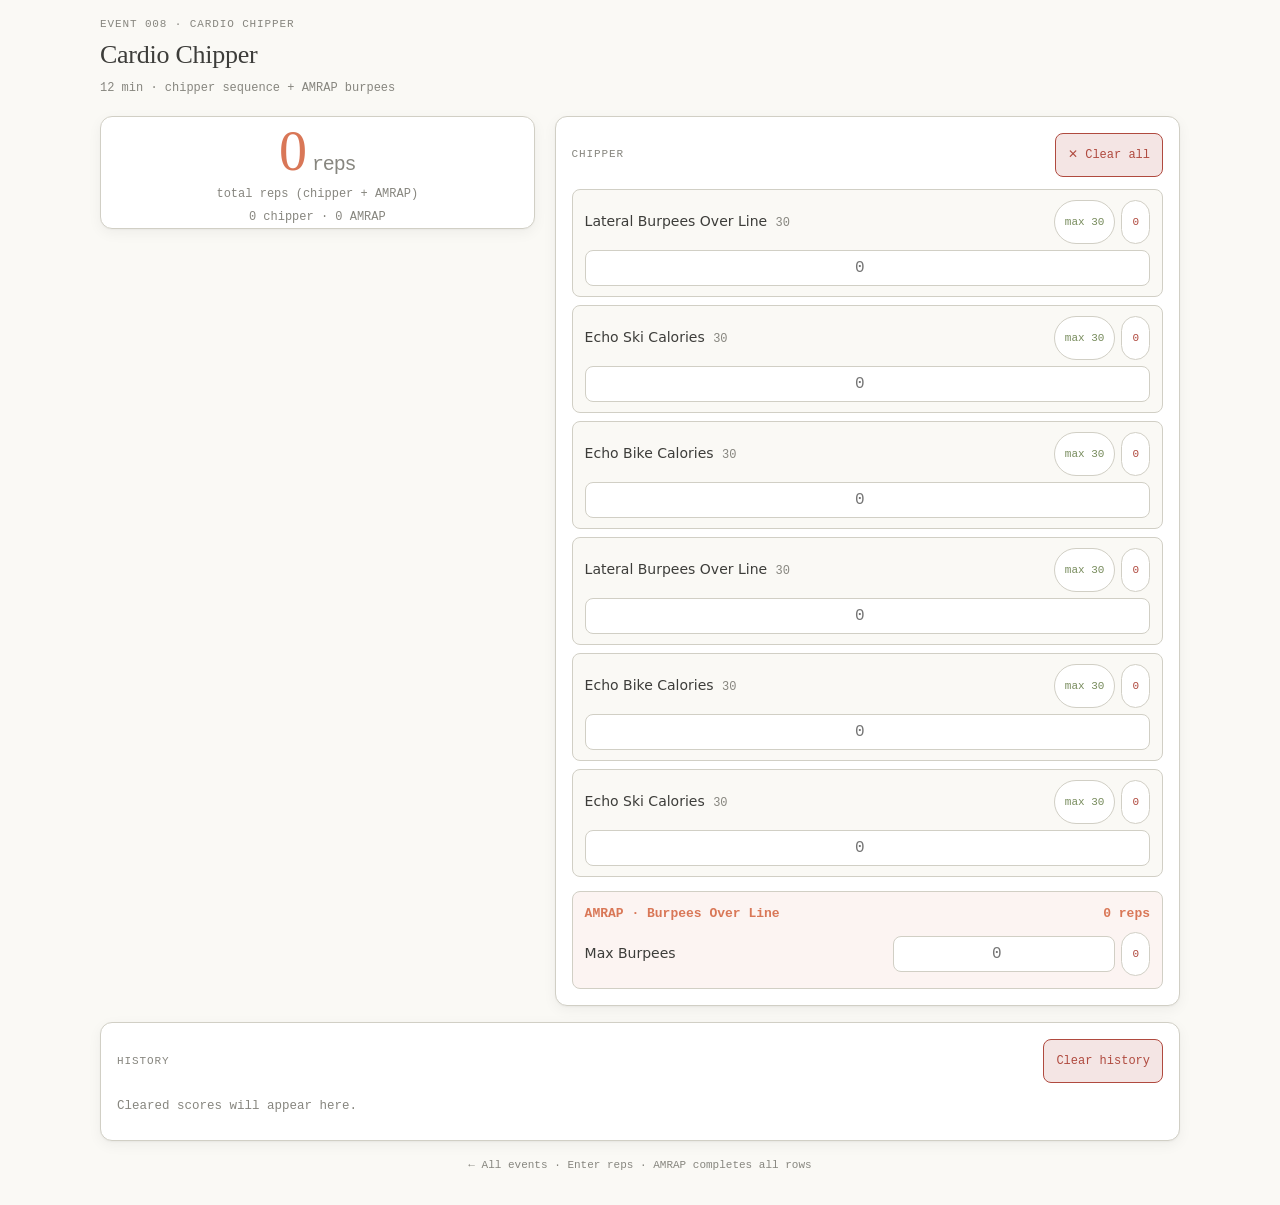
<file: event-008.html>
<!DOCTYPE html>
<html lang="en">
<head>
<meta charset="utf-8">
<meta name="viewport" content="width=device-width, initial-scale=1, viewport-fit=cover">
<meta name="apple-mobile-web-app-capable" content="yes">
<meta name="mobile-web-app-capable" content="yes">
<meta name="apple-mobile-web-app-status-bar-style" content="default">
<meta name="apple-mobile-web-app-title" content="Cardio Chipper">
<meta name="theme-color" content="#FAF9F5">
<title>Event 008 — Cardio Chipper</title>
<link rel="manifest" href="manifest.webmanifest">
<link rel="apple-touch-icon" href="assets/icons/icon-180.png">
<link rel="icon" href="assets/icons/icon-192.png" type="image/png">
<style>
  :root{--ivory:#FAF9F5;--white:#FFFFFF;--slate:#141413;--clay:#D97757;--olive:#788C5D;
    --rust:#B04A3F;--oat:#E3DACC;--gray-150:#F0EEE6;--gray-300:#D1CFC5;--gray-500:#87867F;
    --gray-700:#3D3D3A;--border:1.5px solid var(--gray-300);--radius-panel:12px;--radius-row:8px;
    --radius-pill:999px;--serif:ui-serif,Georgia,"Times New Roman",serif;
    --sans:system-ui,-apple-system,"Segoe UI",Roboto,sans-serif;
    --mono:ui-monospace,"SF Mono",Menlo,Consolas,monospace;
    --shadow:0 1px 2px rgba(20,20,19,.04),0 4px 14px rgba(20,20,19,.05);
    --tint-olive:rgba(120,140,93,.16);--tint-rust:rgba(176,74,63,.14);--tint-clay:rgba(217,119,87,.08);}
  @media (prefers-color-scheme:dark){
    :root{--ivory:#121211;--white:#1C1C1A;--slate:#ECEAE2;--clay:#E08A6C;--olive:#93A878;
    --rust:#D06A5E;--oat:#2A2A26;--gray-150:#232320;--gray-300:#3A3A35;--gray-500:#8A897F;
    --gray-700:#ECEAE2;--border:1.5px solid var(--gray-300);
    --shadow:0 1px 2px rgba(0,0,0,.4),0 4px 16px rgba(0,0,0,.4);
    --tint-olive:rgba(147,168,120,.18);--tint-rust:rgba(208,106,94,.18);--tint-clay:rgba(224,138,108,.14);}}
  *{margin:0;padding:0;box-sizing:border-box;}
  html{scroll-behavior:smooth;-webkit-text-size-adjust:100%;}
  body{background:var(--ivory);color:var(--gray-700);font-family:var(--sans);line-height:1.55;
    -webkit-font-smoothing:antialiased;
    padding:env(safe-area-inset-top) env(safe-area-inset-right) env(safe-area-inset-bottom) env(safe-area-inset-left);}
  .page{max-width:560px;margin:0 auto;padding:18px 16px 40px;}
  .eyebrow{font-family:var(--mono);font-size:11px;letter-spacing:.08em;text-transform:uppercase;color:var(--gray-500);}
  h1{font-family:var(--serif);font-weight:500;letter-spacing:-.01em;font-size:26px;}
  .sub{font-family:var(--mono);font-size:12px;color:var(--gray-500);margin-top:2px;}
  .topbar{display:flex;align-items:flex-start;justify-content:space-between;gap:12px;margin-bottom:18px;}
  .topbar .titles{display:flex;flex-direction:column;gap:2px;}
  .card{background:var(--white);border:var(--border);border-radius:var(--radius-panel);
    padding:16px;margin-bottom:16px;box-shadow:var(--shadow);}
  .card .head{display:flex;align-items:center;justify-content:space-between;gap:10px;margin-bottom:12px;}
  .result{text-align:center;padding:6px 0 2px;}
  .result .big{font-family:var(--serif);font-weight:500;font-size:56px;letter-spacing:-.02em;
    color:var(--clay);line-height:1;}
  .result .big .unit{font-size:20px;color:var(--gray-500);margin-left:6px;font-family:var(--mono);}
  .result .caption{font-family:var(--mono);font-size:12px;color:var(--gray-500);margin-top:6px;}
  .result .detail{font-family:var(--mono);font-size:12px;color:var(--gray-500);margin-top:4px;}
  .chipper{display:flex;flex-direction:column;gap:8px;}
  .crow{padding:10px 12px;border:var(--border);border-radius:var(--radius-row);background:var(--ivory);
    transition:background .12s,border-color .12s;}
  .crow.done{background:var(--tint-olive);border-color:var(--olive);}
  .crow .etop{display:flex;align-items:center;justify-content:space-between;margin-bottom:6px;}
  .crow .ex{font-size:14px;}
  .crow .ex .target{font-family:var(--mono);font-size:12px;color:var(--gray-500);margin-left:4px;}
  .crow .btns{display:flex;gap:6px;}
  .crow .emax,.crow .ezero{font-family:var(--mono);font-size:11px;padding:4px 10px;border:var(--border);
    border-radius:var(--radius-pill);background:var(--white);color:var(--olive);cursor:pointer;
    -webkit-tap-highlight-color:transparent;}
  .crow .ezero{color:var(--rust);}
  .crow .emax:active,.crow .ezero:active{transform:scale(.95);}
  .crow .reps{font-family:var(--mono);font-size:16px;padding:8px 10px;border:var(--border);
    border-radius:var(--radius-row);background:var(--white);color:var(--gray-700);
    text-align:center;width:100%;}
  .crow .reps:focus{outline:none;border-color:var(--clay);}
  .crow .reps.full{border-color:var(--olive);color:var(--olive);}
  .crow .reps.over{border-color:var(--rust);color:var(--rust);background:var(--tint-rust);}
  .amrap{margin-top:14px;padding:12px;border:var(--border);border-radius:var(--radius-row);
    background:var(--tint-clay);}
  .amrap .amrap-head{display:flex;align-items:center;justify-content:space-between;margin-bottom:8px;}
  .amrap .amrap-label{font-family:var(--mono);font-size:13px;color:var(--clay);font-weight:600;}
  .amrap .amrap-row{display:grid;grid-template-columns:1fr auto;gap:10px;align-items:center;}
  .amrap .reps{font-family:var(--mono);font-size:16px;padding:8px 10px;border:var(--border);
    border-radius:var(--radius-row);background:var(--white);color:var(--gray-700);
    text-align:center;width:100%;}
  .amrap .reps:focus{outline:none;border-color:var(--clay);}
  .amrap .ezero{font-family:var(--mono);font-size:11px;padding:4px 10px;border:var(--border);
    border-radius:var(--radius-pill);background:var(--white);color:var(--rust);cursor:pointer;
    -webkit-tap-highlight-color:transparent;}
  .amrap .ezero:active{transform:scale(.95);}
  .btnrow{display:flex;gap:10px;flex-wrap:wrap;}
  button{font-family:var(--mono);font-size:13px;padding:10px 14px;border-radius:var(--radius-row);
    cursor:pointer;border:var(--border);background:var(--white);color:var(--gray-700);
    -webkit-tap-highlight-color:transparent;display:inline-flex;align-items:center;gap:6px;
    transition:transform .06s ease;}
  button:active{transform:scale(.97);}
  .btn-warn{background:var(--tint-rust);border-color:var(--rust);color:var(--rust);}
  .btn-ghost{background:transparent;}
  .foot{text-align:center;font-family:var(--mono);font-size:11px;color:var(--gray-500);margin-top:8px;}
  .foot a{color:var(--gray-500);text-decoration:none;}
</style>
<link rel="stylesheet" href="assets/app.css">
</head>
<body>
<div class="page">
  <div class="topbar">
    <div class="titles">
      <span class="eyebrow">Event 008 · Cardio Chipper</span>
      <h1>Cardio Chipper</h1>
      <span class="sub">12 min · chipper sequence + AMRAP burpees</span>
    </div>
  </div>

  <section class="card result score-sticky" aria-live="polite">
    <div class="big"><span id="total">0</span><span class="unit">reps</span></div>
    <div class="caption">total reps (chipper + AMRAP)</div>
    <div class="detail" id="detail"></div>
  </section>

  <section class="card">
    <div class="head">
      <span class="eyebrow">Chipper</span>
      <button id="clearBtn" class="btn-warn" style="padding:7px 12px;font-size:12px;">✕ Clear all</button>
    </div>
    <div class="chipper" id="chipper"></div>
    <div class="amrap">
      <div class="amrap-head">
        <span class="amrap-label">AMRAP · Burpees Over Line</span>
        <span class="amrap-label" id="amrapCount">0 reps</span>
      </div>
      <div class="amrap-row">
        <span style="font-size:14px;">Max Burpees</span>
        <div style="display:flex;gap:6px;align-items:center;">
          <input class="reps" id="amrapInput" type="number" inputmode="numeric" min="0" step="1" placeholder="0" aria-label="AMRAP burpees" style="flex:1;">
          <button id="amrapZero" class="ezero" type="button">0</button>
        </div>
      </div>
    </div>
  </section>

  <section class="card history-card">
    <div class="head"><span class="eyebrow">History</span><button id="clearHistoryBtn" class="btn-warn" type="button" style="padding:7px 12px;font-size:12px;">Clear history</button></div>
    <div id="history" class="history-list"></div>
  </section>

  <p class="foot"><a href="index.html">← All events</a> · Enter reps · AMRAP completes all rows</p>
</div>

<script src="assets/app.js"></script>
<script>
(function(){
  "use strict";
  var CHIPPER=[
    {name:"Lateral Burpees Over Line",target:30},
    {name:"Echo Ski Calories",target:30},
    {name:"Echo Bike Calories",target:30},
    {name:"Lateral Burpees Over Line",target:30},
    {name:"Echo Bike Calories",target:30},
    {name:"Echo Ski Calories",target:30}
  ];
  var LS_KEY="event008.state.v3";
  var EVENT_ID="008";

  function defaultState(){
    var s={chipper:[],amrap:0};
    for(var i=0;i<CHIPPER.length;i++) s.chipper.push(0);
    return s;
  }
  function validState(value){return !!value&&Array.isArray(value.chipper)&&value.chipper.length===CHIPPER.length;}
  function normalizeState(value){
    if(!validState(value)) return defaultState();
    value.amrap=parseInt(value.amrap,10)||0;return value;
  }
  function save(){XenomApp.write(LS_KEY,state);}

  var state=normalizeState(XenomApp.read(LS_KEY,defaultState(),validState));

  function rowReps(i){
    if(state.amrap>0) return CHIPPER[i].target;
    return state.chipper[i]||0;
  }
  function chipperTotal(){
    var t=0;
    for(var i=0;i<CHIPPER.length;i++) t+=rowReps(i);
    return t;
  }
  function totalReps(){
    return chipperTotal()+(state.amrap||0);
  }
  function isRowDone(i){
    return rowReps(i)>=CHIPPER[i].target;
  }

  function render(){
    var wrap=document.getElementById("chipper");
    wrap.innerHTML="";
    for(var i=0;i<CHIPPER.length;i++){
      (function(i){
        var d=CHIPPER[i];
        var row=document.createElement("div");
        row.className="crow"+(isRowDone(i)?" done":"");
        var etop=document.createElement("div");
        etop.className="etop";
        var ex=document.createElement("span");
        ex.className="ex";
        ex.innerHTML=d.name+' <span class="target">'+d.target+'</span>';
        var btns=document.createElement("div");
        btns.className="btns";
        var maxBtn=document.createElement("button");
        maxBtn.className="emax";maxBtn.type="button";maxBtn.textContent="max "+d.target;
        maxBtn.addEventListener("click",function(){
          state.chipper[i]=d.target;
          for(var m=0;m<i;m++){
            state.chipper[m]=CHIPPER[m].target;
          }
          save();render();
        });
        var zeroBtn=document.createElement("button");
        zeroBtn.className="ezero";zeroBtn.type="button";zeroBtn.textContent="0";
        zeroBtn.addEventListener("click",function(){
          state.chipper[i]=0;
          save();render();
        });
        btns.appendChild(maxBtn);btns.appendChild(zeroBtn);
        etop.appendChild(ex);etop.appendChild(btns);
        var val=state.chipper[i]||0;
        var inp=document.createElement("input");
        var isFull=(state.amrap>0)||(val>=d.target);
        inp.className="reps"+(isFull?" full":"")+(val>d.target?" over":"");
        inp.type="number";inp.min="0";inp.step="1";inp.inputMode="numeric";
        inp.value=state.amrap>0?d.target:(val||"");inp.placeholder="0";
        inp.setAttribute("aria-label",d.name+" "+(i+1));
        inp.addEventListener("input",function(){
          var v=parseInt(inp.value,10)||0;
          state.chipper[i]=v;
          if(v>0){
            for(var m=0;m<i;m++){
              state.chipper[m]=CHIPPER[m].target;
            }
          }
          save();render();
        });
        row.appendChild(etop);row.appendChild(inp);
        wrap.appendChild(row);
      })(i);
    }
    document.getElementById("amrapInput").value=state.amrap||"";
    renderTotal();
    renderHistory();
  }
  function renderTotal(){
    var t=totalReps();
    document.getElementById("total").textContent=t;
    document.getElementById("detail").textContent=chipperTotal()+" chipper · "+(state.amrap||0)+" AMRAP";
    document.getElementById("amrapCount").textContent=(state.amrap||0)+" reps";
  }
  function renderHistory(){
    XenomApp.renderHistory(EVENT_ID,{validateState:validState,onRestore:function(savedState){
      state=normalizeState(savedState);save();render();window.scrollTo({top:0,behavior:"smooth"});
    }});
  }

  document.getElementById("amrapInput").addEventListener("input",function(){
    state.amrap=parseInt(this.value,10)||0;
    save();render();
  });
  document.getElementById("amrapZero").addEventListener("click",function(){
    state.amrap=0;
    save();render();
  });
  document.getElementById("clearBtn").addEventListener("click",function(){
    if(totalReps()>0) XenomApp.archive(EVENT_ID,state,totalReps(),chipperTotal()+" chipper · "+(state.amrap||0)+" AMRAP");
    state=defaultState();save();render();
  });
  render();
})();
</script>
</body>
</html>
</file>
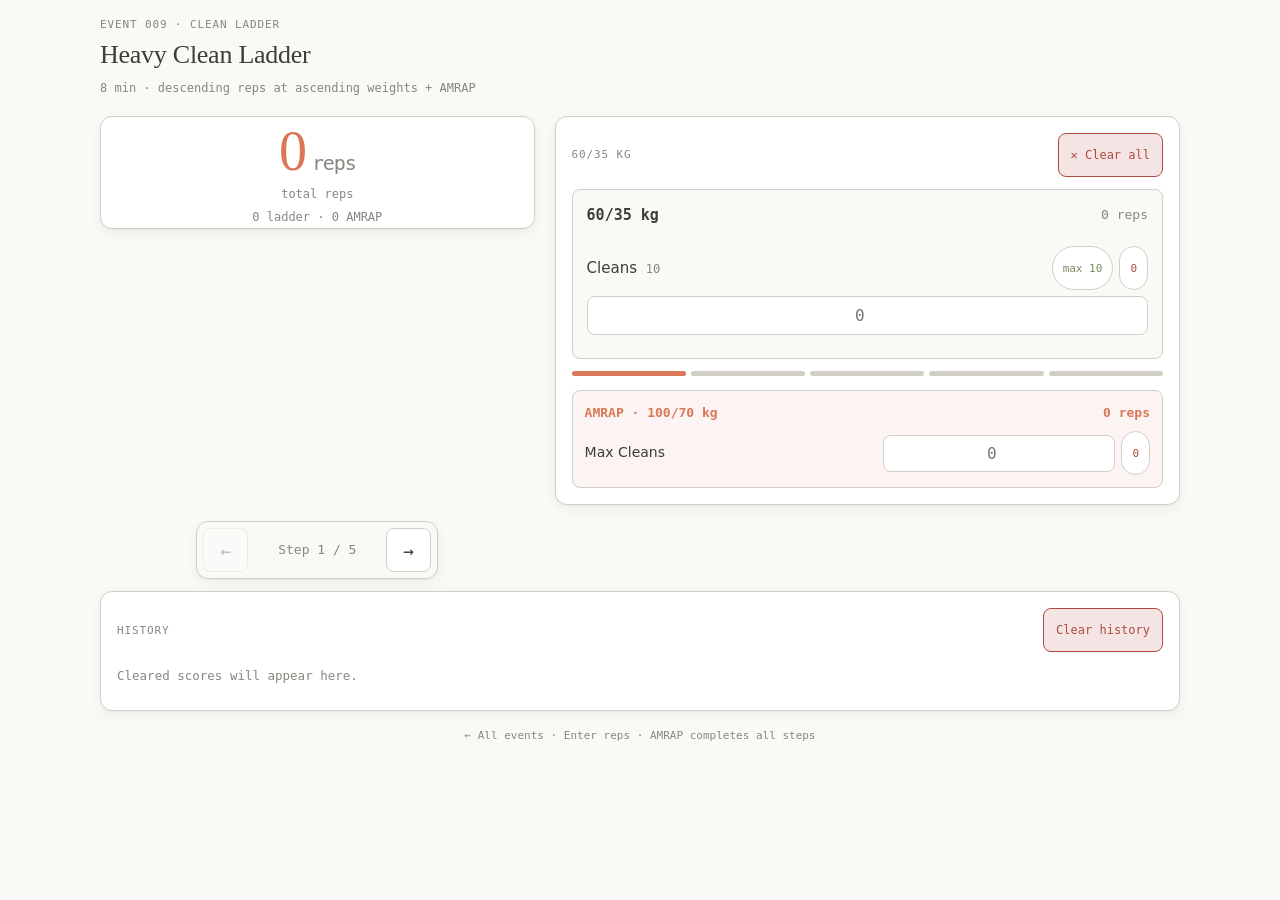
<file: event-009.html>
<!DOCTYPE html>
<html lang="en">
<head>
<meta charset="utf-8">
<meta name="viewport" content="width=device-width, initial-scale=1, viewport-fit=cover">
<meta name="apple-mobile-web-app-capable" content="yes">
<meta name="mobile-web-app-capable" content="yes">
<meta name="apple-mobile-web-app-status-bar-style" content="default">
<meta name="apple-mobile-web-app-title" content="Clean Ladder">
<meta name="theme-color" content="#FAF9F5">
<title>Event 009 — Heavy Clean Ladder</title>
<link rel="manifest" href="manifest.webmanifest">
<link rel="apple-touch-icon" href="assets/icons/icon-180.png">
<link rel="icon" href="assets/icons/icon-192.png" type="image/png">
<style>
  :root{--ivory:#FAF9F5;--white:#FFFFFF;--slate:#141413;--clay:#D97757;--olive:#788C5D;
    --rust:#B04A3F;--oat:#E3DACC;--gray-150:#F0EEE6;--gray-300:#D1CFC5;--gray-500:#87867F;
    --gray-700:#3D3D3A;--border:1.5px solid var(--gray-300);--radius-panel:12px;--radius-row:8px;
    --radius-pill:999px;--serif:ui-serif,Georgia,"Times New Roman",serif;
    --sans:system-ui,-apple-system,"Segoe UI",Roboto,sans-serif;
    --mono:ui-monospace,"SF Mono",Menlo,Consolas,monospace;
    --shadow:0 1px 2px rgba(20,20,19,.04),0 4px 14px rgba(20,20,19,.05);
    --tint-olive:rgba(120,140,93,.16);--tint-rust:rgba(176,74,63,.14);--tint-clay:rgba(217,119,87,.08);}
  @media (prefers-color-scheme:dark){
    :root{--ivory:#121211;--white:#1C1C1A;--slate:#ECEAE2;--clay:#E08A6C;--olive:#93A878;
    --rust:#D06A5E;--oat:#2A2A26;--gray-150:#232320;--gray-300:#3A3A35;--gray-500:#8A897F;
    --gray-700:#ECEAE2;--border:1.5px solid var(--gray-300);
    --shadow:0 1px 2px rgba(0,0,0,.4),0 4px 16px rgba(0,0,0,.4);
    --tint-olive:rgba(147,168,120,.18);--tint-rust:rgba(208,106,94,.18);--tint-clay:rgba(224,138,108,.14);}}
  *{margin:0;padding:0;box-sizing:border-box;}
  html{scroll-behavior:smooth;-webkit-text-size-adjust:100%;}
  body{background:var(--ivory);color:var(--gray-700);font-family:var(--sans);line-height:1.55;
    -webkit-font-smoothing:antialiased;
    padding:env(safe-area-inset-top) env(safe-area-inset-right) env(safe-area-inset-bottom) env(safe-area-inset-left);}
  .page{max-width:560px;margin:0 auto;padding:18px 16px 40px;}
  .eyebrow{font-family:var(--mono);font-size:11px;letter-spacing:.08em;text-transform:uppercase;color:var(--gray-500);}
  h1{font-family:var(--serif);font-weight:500;letter-spacing:-.01em;font-size:26px;}
  .sub{font-family:var(--mono);font-size:12px;color:var(--gray-500);margin-top:2px;}
  .topbar{display:flex;align-items:flex-start;justify-content:space-between;gap:12px;margin-bottom:18px;}
  .topbar .titles{display:flex;flex-direction:column;gap:2px;}
  .card{background:var(--white);border:var(--border);border-radius:var(--radius-panel);
    padding:16px;margin-bottom:16px;box-shadow:var(--shadow);}
  .card .head{display:flex;align-items:center;justify-content:space-between;gap:10px;margin-bottom:12px;}
  .result{text-align:center;padding:6px 0 2px;}
  .result .big{font-family:var(--serif);font-weight:500;font-size:56px;letter-spacing:-.02em;
    color:var(--clay);line-height:1;}
  .result .big .unit{font-size:20px;color:var(--gray-500);margin-left:6px;font-family:var(--mono);}
  .result .caption{font-family:var(--mono);font-size:12px;color:var(--gray-500);margin-top:6px;}
  .result .detail{font-family:var(--mono);font-size:12px;color:var(--gray-500);margin-top:4px;}
  .nav{display:flex;align-items:center;justify-content:center;gap:14px;margin-bottom:12px;}
  .nav button{font-family:var(--mono);font-size:18px;padding:8px 16px;border-radius:var(--radius-row);
    border:var(--border);background:var(--white);color:var(--gray-700);cursor:pointer;
    -webkit-tap-highlight-color:transparent;}
  .nav button:active{transform:scale(.95);}
  .nav button:disabled{opacity:.3;}
  .nav .round-label{font-family:var(--mono);font-size:13px;color:var(--gray-500);min-width:110px;text-align:center;}
  .step{border:var(--border);border-radius:var(--radius-row);background:var(--ivory);padding:14px;}
  .step .shead{display:flex;align-items:center;justify-content:space-between;margin-bottom:10px;}
  .step .sw{font-family:var(--mono);font-size:15px;font-weight:600;}
  .step .ssum{font-family:var(--mono);font-size:13px;color:var(--gray-500);}
  .exline{padding:9px 0;}
  .exline .etop{display:flex;align-items:center;justify-content:space-between;margin-bottom:6px;}
  .exline .elabel{font-size:15px;}
  .exline .elabel .target{font-family:var(--mono);font-size:12px;color:var(--gray-500);margin-left:4px;}
  .exline .btns{display:flex;gap:6px;}
  .exline .emax,.exline .ezero{font-family:var(--mono);font-size:11px;padding:4px 10px;border:var(--border);
    border-radius:var(--radius-pill);background:var(--white);color:var(--olive);cursor:pointer;
    -webkit-tap-highlight-color:transparent;}
  .exline .ezero{color:var(--rust);}
  .exline .emax:active,.exline .ezero:active{transform:scale(.95);}
  .exline .reps{font-family:var(--mono);font-size:16px;padding:9px 10px;border:var(--border);
    border-radius:var(--radius-row);background:var(--white);color:var(--gray-700);
    text-align:center;width:100%;}
  .exline .reps:focus{outline:none;border-color:var(--clay);}
  .exline .reps.full{border-color:var(--olive);color:var(--olive);}
  .exline .reps.over{border-color:var(--rust);color:var(--rust);background:var(--tint-rust);}
  .progress{display:flex;gap:5px;margin-top:12px;}
  .progress .dot{flex:1;height:5px;border-radius:3px;background:var(--gray-300);}
  .progress .dot.done{background:var(--olive);}
  .progress .dot.cur{background:var(--clay);}
  .amrap{margin-top:14px;padding:12px;border:var(--border);border-radius:var(--radius-row);
    background:var(--tint-clay);}
  .amrap .amrap-head{display:flex;align-items:center;justify-content:space-between;margin-bottom:8px;}
  .amrap .amrap-label{font-family:var(--mono);font-size:13px;color:var(--clay);font-weight:600;}
  .amrap .amrap-row{display:grid;grid-template-columns:1fr auto;gap:10px;align-items:center;}
  .amrap .reps{font-family:var(--mono);font-size:16px;padding:8px 10px;border:var(--border);
    border-radius:var(--radius-row);background:var(--white);color:var(--gray-700);
    text-align:center;width:100%;}
  .amrap .reps:focus{outline:none;border-color:var(--clay);}
  .amrap .ezero{font-family:var(--mono);font-size:11px;padding:4px 10px;border:var(--border);
    border-radius:var(--radius-pill);background:var(--white);color:var(--rust);cursor:pointer;
    -webkit-tap-highlight-color:transparent;}
  .amrap .ezero:active{transform:scale(.95);}
  .btnrow{display:flex;gap:10px;flex-wrap:wrap;}
  button{font-family:var(--mono);font-size:13px;padding:10px 14px;border-radius:var(--radius-row);
    cursor:pointer;border:var(--border);background:var(--white);color:var(--gray-700);
    -webkit-tap-highlight-color:transparent;display:inline-flex;align-items:center;gap:6px;
    transition:transform .06s ease;}
  button:active{transform:scale(.97);}
  .btn-warn{background:var(--tint-rust);border-color:var(--rust);color:var(--rust);}
  .foot{text-align:center;font-family:var(--mono);font-size:11px;color:var(--gray-500);margin-top:8px;}
  .foot a{color:var(--gray-500);text-decoration:none;}
</style>
<link rel="stylesheet" href="assets/app.css">
</head>
<body>
<div class="page">
  <div class="topbar">
    <div class="titles">
      <span class="eyebrow">Event 009 · Clean Ladder</span>
      <h1>Heavy Clean Ladder</h1>
      <span class="sub">8 min · descending reps at ascending weights + AMRAP</span>
    </div>
  </div>

  <section class="card result score-sticky" aria-live="polite">
    <div class="big"><span id="total">0</span><span class="unit">reps</span></div>
    <div class="caption">total reps</div>
    <div class="detail" id="detail"></div>
  </section>

  <div class="nav action-nav">
    <button id="prevBtn" aria-label="Previous step">←</button>
    <span class="round-label" id="navLabel">Step 1 / 5</span>
    <button id="nextBtn" aria-label="Next step">→</button>
  </div>

  <section class="card">
    <div class="head">
      <span class="eyebrow" id="cardTitle">60/35 kg</span>
      <button id="clearBtn" class="btn-warn" style="padding:7px 12px;font-size:12px;">✕ Clear all</button>
    </div>
    <div class="step" id="stepCard"></div>
    <div class="progress" id="progress"></div>
    <div class="amrap">
      <div class="amrap-head">
        <span class="amrap-label">AMRAP · 100/70 kg</span>
        <span class="amrap-label" id="amrapCount">0 reps</span>
      </div>
      <div class="amrap-row">
        <span style="font-size:14px;">Max Cleans</span>
        <div style="display:flex;gap:6px;align-items:center;">
          <input class="reps" id="amrapInput" type="number" inputmode="numeric" min="0" step="1" placeholder="0" aria-label="AMRAP cleans" style="flex:1;">
          <button id="amrapZero" class="ezero" type="button">0</button>
        </div>
      </div>
    </div>
  </section>

  <section class="card history-card">
    <div class="head"><span class="eyebrow">History</span><button id="clearHistoryBtn" class="btn-warn" type="button" style="padding:7px 12px;font-size:12px;">Clear history</button></div>
    <div id="history" class="history-list"></div>
  </section>

  <p class="foot"><a href="index.html">← All events</a> · Enter reps · AMRAP completes all steps</p>
</div>

<script src="assets/app.js"></script>
<script>
(function(){
  "use strict";
  var LADDER=[
    {weight:"60/35",target:10},
    {weight:"70/45",target:8},
    {weight:"80/55",target:6},
    {weight:"90/60",target:4},
    {weight:"95/65",target:2}
  ];
  var STEPS=LADDER.length;
  var LS_KEY="event009.state.v3";
  var EVENT_ID="009";

  function defaultState(){
    var s={ladder:[],amrap:0,cur:0};
    for(var i=0;i<STEPS;i++) s.ladder.push(0);
    return s;
  }
  function validState(value){return !!value&&Array.isArray(value.ladder)&&value.ladder.length===STEPS;}
  function normalizeState(value){
    if(!validState(value)) return defaultState();
    if(typeof value.cur!=="number"||value.cur<0||value.cur>=STEPS) value.cur=STEPS-1;
    value.amrap=parseInt(value.amrap,10)||0;return value;
  }
  function save(){XenomApp.write(LS_KEY,state);}

  var state=normalizeState(XenomApp.read(LS_KEY,defaultState(),validState));
  var currentStep=state.cur;

  function stepReps(i){
    if(i<currentStep||state.amrap>0) return LADDER[i].target;
    if(i===currentStep) return state.ladder[i]||0;
    return 0;
  }
  function ladderReps(){
    var t=0;
    for(var i=0;i<STEPS;i++) t+=stepReps(i);
    return t;
  }
  function totalReps(){
    return ladderReps()+(state.amrap||0);
  }

  function render(){
    state.cur=currentStep;
    var card=document.getElementById("stepCard");
    card.innerHTML="";
    var d=LADDER[currentStep];
    var head=document.createElement("div");
    head.className="shead";
    var w=document.createElement("span");
    w.className="sw";w.textContent=d.weight+" kg";
    var sum=document.createElement("span");
    var curSum=state.amrap>0?d.target:(state.ladder[currentStep]||0);
    sum.className="ssum";sum.textContent=curSum+" reps";
    head.appendChild(w);head.appendChild(sum);
    card.appendChild(head);
    var line=document.createElement("div");
    line.className="exline";
    var etop=document.createElement("div");
    etop.className="etop";
    var lab=document.createElement("span");
    lab.className="elabel";
    lab.innerHTML="Cleans <span class='target'>"+d.target+"</span>";
    var btns=document.createElement("div");
    btns.className="btns";
    var maxBtn=document.createElement("button");
    maxBtn.className="emax";maxBtn.type="button";maxBtn.textContent="max "+d.target;
    maxBtn.addEventListener("click",function(){
      state.ladder[currentStep]=d.target;
      for(var m=0;m<currentStep;m++){
        state.ladder[m]=LADDER[m].target;
      }
      save();render();
    });
    var zeroBtn=document.createElement("button");
    zeroBtn.className="ezero";zeroBtn.type="button";zeroBtn.textContent="0";
    zeroBtn.addEventListener("click",function(){
      state.ladder[currentStep]=0;
      save();render();
    });
    btns.appendChild(maxBtn);btns.appendChild(zeroBtn);
    etop.appendChild(lab);etop.appendChild(btns);
    var val=state.ladder[currentStep]||0;
    var inp=document.createElement("input");
    var isFull=(state.amrap>0)||(val>=d.target);
    inp.className="reps"+(isFull?" full":"")+(val>d.target?" over":"");
    inp.type="number";inp.min="0";inp.step="1";inp.inputMode="numeric";
    inp.value=state.amrap>0?d.target:(val||"");inp.placeholder="0";
    inp.setAttribute("aria-label","Cleans at "+d.weight+" kg");
    inp.addEventListener("input",function(){
      var v=parseInt(inp.value,10)||0;
      state.ladder[currentStep]=v;
      if(v>0){
        for(var m=0;m<currentStep;m++){
          state.ladder[m]=LADDER[m].target;
        }
      }
      save();render();
    });
    line.appendChild(etop);line.appendChild(inp);
    card.appendChild(line);

    var prog=document.getElementById("progress");
    prog.innerHTML="";
    for(var i=0;i<STEPS;i++){
      var dot=document.createElement("span");
      var cls="dot";
      if(state.amrap>0) cls+=" done";
      else if(i<currentStep) cls+=" done";
      else if(i===currentStep) cls+=" cur";
      dot.className=cls;
      prog.appendChild(dot);
    }
    document.getElementById("amrapInput").value=state.amrap||"";
    renderTotal();
    renderNav();
    renderHistory();
  }
  function renderTotal(){
    document.getElementById("total").textContent=totalReps();
    document.getElementById("detail").textContent=ladderReps()+" ladder · "+(state.amrap||0)+" AMRAP";
    document.getElementById("cardTitle").textContent=LADDER[currentStep].weight+" kg";
    document.getElementById("amrapCount").textContent=(state.amrap||0)+" reps";
  }
  function renderNav(){
    if(state.amrap>0){
      document.getElementById("navLabel").textContent="All steps complete";
    } else {
      document.getElementById("navLabel").textContent="Step "+(currentStep+1)+" / "+STEPS;
    }
    document.getElementById("prevBtn").disabled=currentStep===0||state.amrap>0;
    document.getElementById("nextBtn").disabled=currentStep===STEPS-1||state.amrap>0;
  }
  function renderHistory(){
    XenomApp.renderHistory(EVENT_ID,{validateState:validState,onRestore:function(savedState){
      state=normalizeState(savedState);currentStep=state.cur;save();render();window.scrollTo({top:0,behavior:"smooth"});
    }});
  }

  document.getElementById("amrapInput").addEventListener("input",function(){
    state.amrap=parseInt(this.value,10)||0;
    save();render();
  });
  document.getElementById("amrapZero").addEventListener("click",function(){
    state.amrap=0;
    save();render();
  });
  document.getElementById("prevBtn").addEventListener("click",function(){
    if(currentStep>0){currentStep--;render();}
  });
  document.getElementById("nextBtn").addEventListener("click",function(){
    if(currentStep<STEPS-1){currentStep++;render();}
  });
  document.getElementById("clearBtn").addEventListener("click",function(){
    if(totalReps()>0) XenomApp.archive(EVENT_ID,state,totalReps(),"Step "+(currentStep+1)+" of "+STEPS+" · "+(state.amrap||0)+" AMRAP");
    state=defaultState();currentStep=0;save();render();
  });
  render();
})();
</script>
</body>
</html>
</file>
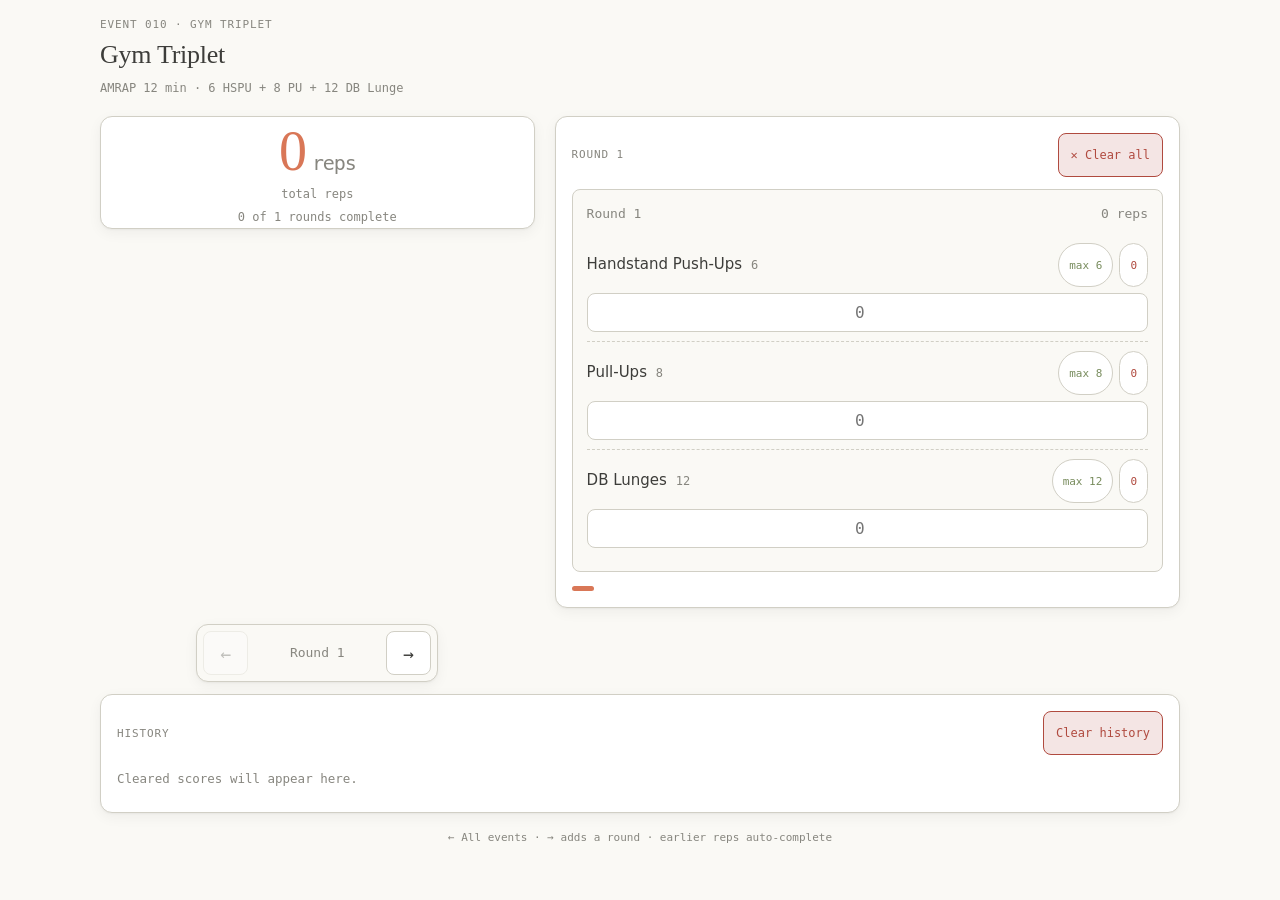
<file: event-010.html>
<!DOCTYPE html>
<html lang="en">
<head>
<meta charset="utf-8">
<meta name="viewport" content="width=device-width, initial-scale=1, viewport-fit=cover">
<meta name="apple-mobile-web-app-capable" content="yes">
<meta name="mobile-web-app-capable" content="yes">
<meta name="apple-mobile-web-app-status-bar-style" content="default">
<meta name="apple-mobile-web-app-title" content="Gym Triplet">
<meta name="theme-color" content="#FAF9F5">
<title>Event 010 — Gym Triplet · AMRAP</title>
<link rel="manifest" href="manifest.webmanifest">
<link rel="apple-touch-icon" href="assets/icons/icon-180.png">
<link rel="icon" href="assets/icons/icon-192.png" type="image/png">
<style>
  :root{--ivory:#FAF9F5;--white:#FFFFFF;--slate:#141413;--clay:#D97757;--olive:#788C5D;
    --rust:#B04A3F;--oat:#E3DACC;--gray-150:#F0EEE6;--gray-300:#D1CFC5;--gray-500:#87867F;
    --gray-700:#3D3D3A;--border:1.5px solid var(--gray-300);--radius-panel:12px;--radius-row:8px;
    --radius-pill:999px;--serif:ui-serif,Georgia,"Times New Roman",serif;
    --sans:system-ui,-apple-system,"Segoe UI",Roboto,sans-serif;
    --mono:ui-monospace,"SF Mono",Menlo,Consolas,monospace;
    --shadow:0 1px 2px rgba(20,20,19,.04),0 4px 14px rgba(20,20,19,.05);
    --tint-olive:rgba(120,140,93,.16);--tint-rust:rgba(176,74,63,.14);}
  @media (prefers-color-scheme:dark){
    :root{--ivory:#121211;--white:#1C1C1A;--slate:#ECEAE2;--clay:#E08A6C;--olive:#93A878;
    --rust:#D06A5E;--oat:#2A2A26;--gray-150:#232320;--gray-300:#3A3A35;--gray-500:#8A897F;
    --gray-700:#ECEAE2;--border:1.5px solid var(--gray-300);
    --shadow:0 1px 2px rgba(0,0,0,.4),0 4px 16px rgba(0,0,0,.4);
    --tint-olive:rgba(147,168,120,.18);--tint-rust:rgba(208,106,94,.18);}}
  *{margin:0;padding:0;box-sizing:border-box;}
  html{scroll-behavior:smooth;-webkit-text-size-adjust:100%;}
  body{background:var(--ivory);color:var(--gray-700);font-family:var(--sans);line-height:1.55;
    -webkit-font-smoothing:antialiased;
    padding:env(safe-area-inset-top) env(safe-area-inset-right) env(safe-area-inset-bottom) env(safe-area-inset-left);}
  .page{max-width:560px;margin:0 auto;padding:18px 16px 40px;}
  .eyebrow{font-family:var(--mono);font-size:11px;letter-spacing:.08em;text-transform:uppercase;color:var(--gray-500);}
  h1{font-family:var(--serif);font-weight:500;letter-spacing:-.01em;font-size:26px;}
  .sub{font-family:var(--mono);font-size:12px;color:var(--gray-500);margin-top:2px;}
  .topbar{display:flex;align-items:flex-start;justify-content:space-between;gap:12px;margin-bottom:18px;}
  .topbar .titles{display:flex;flex-direction:column;gap:2px;}
  .card{background:var(--white);border:var(--border);border-radius:var(--radius-panel);
    padding:16px;margin-bottom:16px;box-shadow:var(--shadow);}
  .card .head{display:flex;align-items:center;justify-content:space-between;gap:10px;margin-bottom:12px;}
  .result{text-align:center;padding:6px 0 2px;}
  .result .big{font-family:var(--serif);font-weight:500;font-size:56px;letter-spacing:-.02em;
    color:var(--clay);line-height:1;}
  .result .big .unit{font-size:20px;color:var(--gray-500);margin-left:6px;font-family:var(--mono);}
  .result .caption{font-family:var(--mono);font-size:12px;color:var(--gray-500);margin-top:6px;}
  .result .detail{font-family:var(--mono);font-size:12px;color:var(--gray-500);margin-top:4px;}
  .nav{display:flex;align-items:center;justify-content:center;gap:14px;margin-bottom:12px;}
  .nav button{font-family:var(--mono);font-size:18px;padding:8px 16px;border-radius:var(--radius-row);
    border:var(--border);background:var(--white);color:var(--gray-700);cursor:pointer;
    -webkit-tap-highlight-color:transparent;}
  .nav button:active{transform:scale(.95);}
  .nav button:disabled{opacity:.3;}
  .nav .round-label{font-family:var(--mono);font-size:13px;color:var(--gray-500);min-width:110px;text-align:center;}
  .round{border:var(--border);border-radius:var(--radius-row);background:var(--ivory);padding:14px;}
  .round .rhead{display:flex;align-items:center;justify-content:space-between;margin-bottom:10px;}
  .round .rnum{font-family:var(--mono);font-size:13px;color:var(--gray-500);}
  .round .rsum{font-family:var(--mono);font-size:13px;color:var(--gray-500);}
  .exline{padding:9px 0;}
  .exline + .exline{border-top:1px dashed var(--gray-300);}
  .exline .etop{display:flex;align-items:center;justify-content:space-between;margin-bottom:6px;}
  .exline .elabel{font-size:15px;}
  .exline .elabel .target{font-family:var(--mono);font-size:12px;color:var(--gray-500);margin-left:4px;}
  .exline .btns{display:flex;gap:6px;}
  .exline .emax,.exline .ezero{font-family:var(--mono);font-size:11px;padding:4px 10px;border:var(--border);
    border-radius:var(--radius-pill);background:var(--white);color:var(--olive);cursor:pointer;
    -webkit-tap-highlight-color:transparent;}
  .exline .ezero{color:var(--rust);}
  .exline .emax:active,.exline .ezero:active{transform:scale(.95);}
  .exline .reps{font-family:var(--mono);font-size:16px;padding:9px 10px;border:var(--border);
    border-radius:var(--radius-row);background:var(--white);color:var(--gray-700);
    text-align:center;width:100%;}
  .exline .reps:focus{outline:none;border-color:var(--clay);}
  .exline .reps.full{border-color:var(--olive);color:var(--olive);}
  .exline .reps.over{border-color:var(--rust);color:var(--rust);background:var(--tint-rust);}
  .progress{display:flex;gap:5px;margin-top:14px;flex-wrap:wrap;}
  .progress .dot{width:22px;height:5px;border-radius:3px;background:var(--gray-300);}
  .progress .dot.done{background:var(--olive);}
  .progress .dot.cur{background:var(--clay);}
  .btnrow{display:flex;gap:10px;flex-wrap:wrap;}
  button{font-family:var(--mono);font-size:13px;padding:10px 14px;border-radius:var(--radius-row);
    cursor:pointer;border:var(--border);background:var(--white);color:var(--gray-700);
    -webkit-tap-highlight-color:transparent;display:inline-flex;align-items:center;gap:6px;
    transition:transform .06s ease;}
  button:active{transform:scale(.97);}
  .btn-warn{background:var(--tint-rust);border-color:var(--rust);color:var(--rust);}
  .foot{text-align:center;font-family:var(--mono);font-size:11px;color:var(--gray-500);margin-top:8px;}
  .foot a{color:var(--gray-500);text-decoration:none;}
</style>
<link rel="stylesheet" href="assets/app.css">
</head>
<body>
<div class="page">
  <div class="topbar">
    <div class="titles">
      <span class="eyebrow">Event 010 · Gym Triplet</span>
      <h1>Gym Triplet</h1>
      <span class="sub">AMRAP 12 min · 6 HSPU + 8 PU + 12 DB Lunge</span>
    </div>
  </div>

  <section class="card result score-sticky" aria-live="polite">
    <div class="big"><span id="total">0</span><span class="unit">reps</span></div>
    <div class="caption">total reps</div>
    <div class="detail" id="detail"></div>
  </section>

  <div class="nav action-nav">
    <button id="prevBtn" aria-label="Previous round">←</button>
    <span class="round-label" id="navLabel">Round 1</span>
    <button id="nextBtn" aria-label="Next round">→</button>
  </div>

  <section class="card">
    <div class="head">
      <span class="eyebrow" id="cardTitle">Round 1</span>
      <button id="clearBtn" class="btn-warn" style="padding:7px 12px;font-size:12px;">✕ Clear all</button>
    </div>
    <div class="round" id="roundCard"></div>
    <div class="progress" id="progress"></div>
  </section>

  <section class="card history-card">
    <div class="head"><span class="eyebrow">History</span><button id="clearHistoryBtn" class="btn-warn" type="button" style="padding:7px 12px;font-size:12px;">Clear history</button></div>
    <div id="history" class="history-list"></div>
  </section>

  <p class="foot"><a href="index.html">← All events</a> · → adds a round · earlier reps auto-complete</p>
</div>

<script src="assets/app.js"></script>
<script>
(function(){
  "use strict";
  var EXERCISES=[
    {name:"Handstand Push-Ups",target:6},
    {name:"Pull-Ups",target:8},
    {name:"DB Lunges",target:12}
  ];
  function roundTargetSum(){
    var s=0;
    for(var i=0;i<EXERCISES.length;i++) s+=EXERCISES[i].target;
    return s;
  }
  var LS_KEY="event010.state.v3";
  var EVENT_ID="010";

  function defaultState(){
    return {rounds:[{}],cur:0};
  }
  function validState(value){return !!value&&Array.isArray(value.rounds)&&value.rounds.length>0;}
  function normalizeState(value){
    if(!validState(value)) return defaultState();
    if(typeof value.cur!=="number"||value.cur<0||value.cur>=value.rounds.length) value.cur=value.rounds.length-1;
    return value;
  }
  function save(){XenomApp.write(LS_KEY,state);}

  var state=normalizeState(XenomApp.read(LS_KEY,defaultState(),validState));
  var currentRound=state.cur;

  function roundHasValue(i){
    var r=state.rounds[i];
    for(var k in r){ if((r[k]||0)>0) return true; }
    return false;
  }
  function roundReps(i){
    if(i<currentRound) return roundTargetSum();
    var r=state.rounds[i],t=0;
    for(var k in r) t+=(r[k]||0);
    return t;
  }
  function totalReps(){
    var t=0;
    for(var i=0;i<state.rounds.length;i++) t+=roundReps(i);
    return t;
  }
  function roundsDone(){
    var done=currentRound;
    if(roundHasValue(currentRound)) done++;
    return done;
  }

  function addRound(){
    state.rounds.push({});
    currentRound=state.rounds.length-1;
    state.cur=currentRound;
    save();render();
  }

  function render(){
    state.cur=currentRound;
    var card=document.getElementById("roundCard");
    card.innerHTML="";
    var r=state.rounds[currentRound];
    var head=document.createElement("div");
    head.className="rhead";
    var num=document.createElement("span");
    num.className="rnum";num.textContent="Round "+(currentRound+1);
    var sum=document.createElement("span");
    var curSum=0;
    for(var k in r) curSum+=(r[k]||0);
    sum.className="rsum";sum.textContent=curSum+" reps";
    head.appendChild(num);head.appendChild(sum);
    card.appendChild(head);
    for(var j=0;j<EXERCISES.length;j++){
      (function(j){
        var ex=EXERCISES[j];
        var line=document.createElement("div");
        line.className="exline";
        var etop=document.createElement("div");
        etop.className="etop";
        var lab=document.createElement("span");
        lab.className="elabel";
        lab.innerHTML=ex.name+' <span class="target">'+ex.target+'</span>';
        var btns=document.createElement("div");
        btns.className="btns";
        var maxBtn=document.createElement("button");
        maxBtn.className="emax";maxBtn.type="button";maxBtn.textContent="max "+ex.target;
        maxBtn.addEventListener("click",function(){
          state.rounds[currentRound][ex.name]=ex.target;
          for(var m=0;m<j;m++){
            state.rounds[currentRound][EXERCISES[m].name]=EXERCISES[m].target;
          }
          save();render();
        });
        var zeroBtn=document.createElement("button");
        zeroBtn.className="ezero";zeroBtn.type="button";zeroBtn.textContent="0";
        zeroBtn.addEventListener("click",function(){
          state.rounds[currentRound][ex.name]=0;
          save();render();
        });
        btns.appendChild(maxBtn);btns.appendChild(zeroBtn);
        etop.appendChild(lab);etop.appendChild(btns);
        var inp=document.createElement("input");
        var val=r[ex.name]||0;
        inp.className="reps"+(val>=ex.target?" full":"")+(val>ex.target?" over":"");
        inp.type="number";inp.min="0";inp.step="1";inp.inputMode="numeric";
        inp.value=val||"";inp.placeholder="0";
        inp.setAttribute("aria-label",ex.name+" round "+(currentRound+1));
        inp.addEventListener("input",function(){
          var v=parseInt(inp.value,10)||0;
          state.rounds[currentRound][ex.name]=v;
          if(v>0){
            for(var m=0;m<j;m++){
              state.rounds[currentRound][EXERCISES[m].name]=EXERCISES[m].target;
            }
          }
          save();render();
        });
        line.appendChild(etop);line.appendChild(inp);
        card.appendChild(line);
      })(j);
    }
    var prog=document.getElementById("progress");
    prog.innerHTML="";
    for(var i=0;i<state.rounds.length;i++){
      var d=document.createElement("span");
      d.className="dot"+(i<currentRound?" done":(i===currentRound?" cur":""));
      prog.appendChild(d);
    }
    renderTotal();
    renderNav();
    renderHistory();
  }
  function renderTotal(){
    document.getElementById("total").textContent=totalReps();
    document.getElementById("detail").textContent=roundsDone()+" of "+state.rounds.length+" rounds complete";
    document.getElementById("cardTitle").textContent="Round "+(currentRound+1);
  }
  function renderNav(){
    document.getElementById("navLabel").textContent="Round "+(currentRound+1);
    document.getElementById("prevBtn").disabled=currentRound===0;
  }
  function renderHistory(){
    XenomApp.renderHistory(EVENT_ID,{validateState:validState,onRestore:function(savedState){
      state=normalizeState(savedState);currentRound=state.cur;save();render();window.scrollTo({top:0,behavior:"smooth"});
    }});
  }

  document.getElementById("prevBtn").addEventListener("click",function(){
    if(currentRound>0){currentRound--;render();}
  });
  document.getElementById("nextBtn").addEventListener("click",function(){
    if(currentRound<state.rounds.length-1){currentRound++;render();}
    else{addRound();}
  });
  document.getElementById("clearBtn").addEventListener("click",function(){
    if(totalReps()>0) XenomApp.archive(EVENT_ID,state,totalReps(),"Reached round "+(currentRound+1)+" of "+state.rounds.length);
    state=defaultState();currentRound=0;save();render();
  });
  render();
})();
</script>
</body>
</html>
</file>
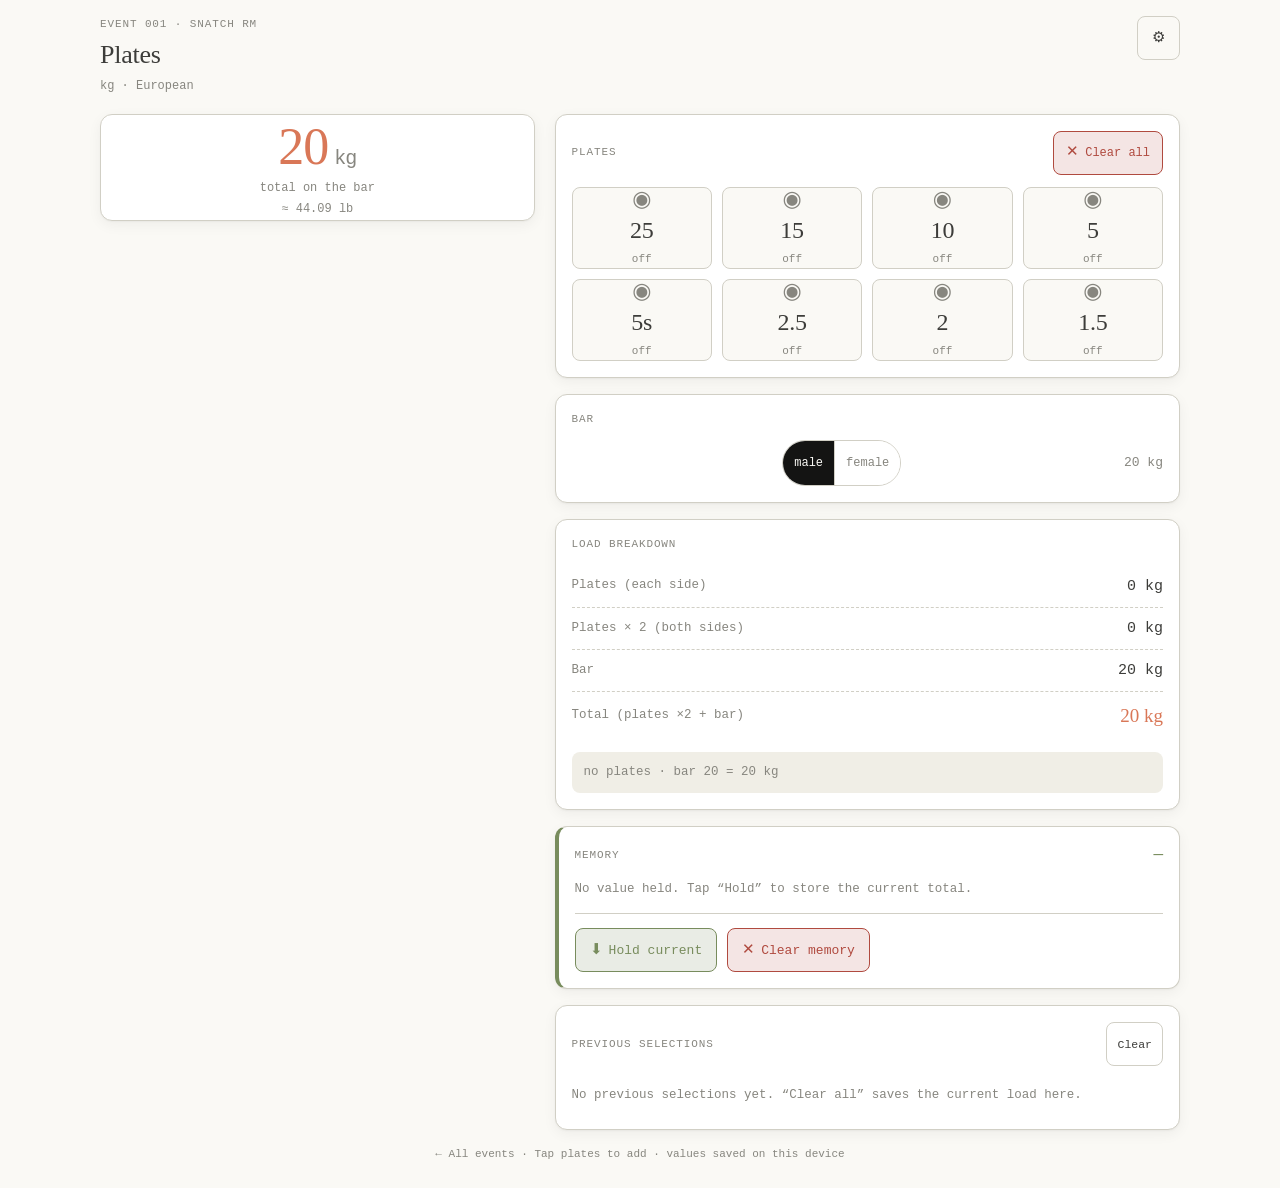
<file: snatch.html>
<!DOCTYPE html>
<html lang="en">
<head>
<meta charset="utf-8">
<meta name="viewport" content="width=device-width, initial-scale=1, viewport-fit=cover">
<meta name="apple-mobile-web-app-capable" content="yes">
<meta name="mobile-web-app-capable" content="yes">
<meta name="apple-mobile-web-app-status-bar-style" content="default">
<meta name="apple-mobile-web-app-title" content="Plates">
<meta name="theme-color" content="#FAF9F5">
<title>Event 001 — Snatch RM · Plates</title>
<link rel="manifest" href="manifest.webmanifest">
<link rel="apple-touch-icon" href="assets/icons/icon-180.png">
<link rel="icon" href="assets/icons/icon-192.png" type="image/png">
<style>
  :root {
    /* surfaces */
    --ivory:    #FAF9F5;
    --white:    #FFFFFF;
    --slate:    #141413;
    --clay:     #D97757;
    --olive:    #788C5D;
    --rust:     #B04A3F;
    --oat:      #E3DACC;
    --gray-150: #F0EEE6;
    --gray-300: #D1CFC5;
    --gray-500: #87867F;
    --gray-700: #3D3D3A;
    --border: 1.5px solid var(--gray-300);
    --radius-panel: 12px;
    --radius-row: 8px;
    --radius-pill: 999px;
    --serif: ui-serif, Georgia, "Times New Roman", serif;
    --sans:  system-ui, -apple-system, "Segoe UI", Roboto, sans-serif;
    --mono:  ui-monospace, "SF Mono", Menlo, Consolas, monospace;
    --shadow: 0 1px 2px rgba(20,20,19,.04), 0 4px 14px rgba(20,20,19,.05);
    --tint-clay: rgba(217,119,87,.08);
    --tint-olive: rgba(120,140,93,.16);
    --tint-rust: rgba(176,74,63,.14);
    --tint-oat: rgba(227,218,204,.55);
  }
  @media (prefers-color-scheme: dark) {
    :root {
      --ivory:    #121211;
      --white:    #1C1C1A;
      --slate:    #ECEAE2;
      --clay:     #E08A6C;
      --olive:    #93A878;
      --rust:     #D06A5E;
      --oat:      #2A2A26;
      --gray-150: #232320;
      --gray-300: #3A3A35;
      --gray-500: #8A897F;
      --gray-700: #ECEAE2;
      --border: 1.5px solid var(--gray-300);
      --shadow: 0 1px 2px rgba(0,0,0,.4), 0 4px 16px rgba(0,0,0,.4);
      --tint-clay: rgba(224,138,108,.14);
      --tint-olive: rgba(147,168,120,.18);
      --tint-rust: rgba(208,106,94,.18);
      --tint-oat: rgba(42,42,38,.6);
    }
  }
  * { margin:0; padding:0; box-sizing:border-box; }
  html { scroll-behavior:smooth; -webkit-text-size-adjust:100%; }
  body {
    background:var(--ivory); color:var(--gray-700);
    font-family:var(--sans); line-height:1.55;
    -webkit-font-smoothing:antialiased;
    padding: env(safe-area-inset-top) env(safe-area-inset-right) env(safe-area-inset-bottom) env(safe-area-inset-left);
  }
  .page { max-width:560px; margin:0 auto; padding:18px 16px 40px; }

  .eyebrow { font-family:var(--mono); font-size:11px; letter-spacing:.08em;
             text-transform:uppercase; color:var(--gray-500); }
  h1 { font-family:var(--serif); font-weight:500; letter-spacing:-.01em; font-size:26px; }
  h2 { font-family:var(--serif); font-weight:500; font-size:18px; margin:0 0 4px; }

  .topbar { display:flex; align-items:flex-start; justify-content:space-between; gap:12px; margin-bottom:18px; }
  .topbar .titles { display:flex; flex-direction:column; gap:2px; }
  .topbar .sub { font-family:var(--mono); font-size:12px; color:var(--gray-500); }

  .card { background:var(--white); border:var(--border); border-radius:var(--radius-panel);
          padding:16px; margin-bottom:16px; box-shadow:var(--shadow); }
  .card .head { display:flex; align-items:center; justify-content:space-between; gap:10px; margin-bottom:12px; }
  .card .head .eyebrow { margin-bottom:0; }

  /* ---- plate tiles ---- */
  .plates { display:grid; grid-template-columns:repeat(3,1fr); gap:10px; }
  .plate {
    position:relative; display:flex; flex-direction:column; align-items:center; justify-content:center;
    gap:2px; min-height:74px; border:var(--border); border-radius:var(--radius-row);
    background:var(--ivory); cursor:pointer; user-select:none; -webkit-tap-highlight-color:transparent;
    transition:transform .06s ease, background .12s, border-color .12s;
  }
  .plate:active { transform:scale(.97); }
  .plate .glyph { font-size:22px; line-height:1; color:var(--gray-500); }
  .plate .val { font-family:var(--serif); font-weight:500; font-size:24px; letter-spacing:-.01em; }
  .plate .cnt { font-family:var(--mono); font-size:11px; color:var(--gray-500); }
  .plate.on { background:var(--tint-clay); border-color:var(--clay); }
  .plate.on .glyph { color:var(--clay); }
  .plate.on .val { color:var(--clay); }
  .plate.on .cnt { color:var(--clay); }
  .plate .badge {
    position:absolute; top:6px; right:6px; min-width:18px; height:18px; padding:0 5px;
    border-radius:var(--radius-pill); background:var(--clay); color:var(--ivory);
    font-family:var(--mono); font-size:11px; display:flex; align-items:center; justify-content:center;
  }
  .plate.off .badge { display:none; }

  .divider { height:1px; background:var(--gray-300); margin:14px 0; }
  .section-label { font-family:var(--mono); font-size:11px; letter-spacing:.06em; text-transform:uppercase;
                   color:var(--gray-500); margin:0 0 10px; }

  /* ---- buttons ---- */
  .btnrow { display:flex; gap:10px; flex-wrap:wrap; }
  button {
    font-family:var(--mono); font-size:13px; padding:10px 14px; border-radius:var(--radius-row);
    cursor:pointer; border:var(--border); background:var(--white); color:var(--gray-700);
    -webkit-tap-highlight-color:transparent; display:inline-flex; align-items:center; gap:6px;
    transition:transform .06s ease, background .12s;
  }
  button:active { transform:scale(.97); }
  button .glyph { font-size:15px; line-height:1; }
  .btn-primary { background:var(--slate); color:var(--ivory); border-color:var(--slate); }
  .btn-primary.copied { background:var(--olive); border-color:var(--olive); }
  .btn-warn { background:var(--tint-rust); border-color:var(--rust); color:var(--rust); }
  .btn-olive { background:var(--tint-olive); border-color:var(--olive); color:var(--olive); }
  .btn-ghost { background:transparent; }
  .btn:disabled { opacity:.4; cursor:not-allowed; }

  /* ---- result band ---- */
  .result { text-align:center; padding:6px 0 2px; }
  .result .big { font-family:var(--serif); font-weight:500; font-size:52px; letter-spacing:-.02em;
                 color:var(--clay); line-height:1; }
  .result .big .unit { font-size:20px; color:var(--gray-500); margin-left:6px; font-family:var(--mono); }
  .result .caption { font-family:var(--mono); font-size:12px; color:var(--gray-500); margin-top:6px; }
  .result .alt { font-family:var(--mono); font-size:12px; color:var(--gray-500); margin-top:2px; }

  .sumline { display:flex; align-items:center; justify-content:space-between; gap:10px;
             padding:9px 0; font-size:15px; }
  .sumline + .sumline { border-top:1px dashed var(--gray-300); }
  .sumline .k { color:var(--gray-500); font-family:var(--mono); font-size:12.5px; }
  .sumline .v { font-family:var(--mono); font-size:15px; }
  .sumline .v.mono-serif { font-family:var(--serif); font-size:19px; }
  .sumline .v.hi { color:var(--clay); }
  .sumline .v.mem { color:var(--olive); }

  .equation { font-family:var(--mono); font-size:12.5px; color:var(--gray-500);
              background:var(--gray-150); border-radius:var(--radius-row); padding:10px 12px;
              margin-top:12px; line-height:1.7; word-break:break-word; }
  .equation b { color:var(--gray-700); font-weight:600; }

  /* ---- segmented selector ---- */
  .seg { display:inline-flex; border:var(--border); border-radius:var(--radius-pill); overflow:hidden; }
  .seg button { border:none; border-radius:0; background:var(--white); color:var(--gray-500); padding:8px 14px; }
  .seg button + button { border-left:var(--border); }
  .seg button.on { background:var(--slate); color:var(--ivory); }
  .seg.small button { padding:7px 11px; font-size:12px; }

  .bar-row { display:flex; align-items:center; gap:12px; flex-wrap:wrap; }
  .bar-row .seg { margin-left:auto; }
  .bar-weight-label { font-family:var(--mono); font-size:13px; color:var(--gray-500); margin-left:auto; }

  /* ---- memory ---- */
  .mem-card { border-left:4px solid var(--olive); }
  .mem-empty { font-family:var(--mono); font-size:12.5px; color:var(--gray-500); }

  /* ---- history ---- */
  .hist-item { display:flex; align-items:center; gap:10px; padding:10px 0; border-top:1px dashed var(--gray-300); }
  .hist-item:first-child { border-top:none; }
  .hist-item .meta { flex:1; min-width:0; }
  .hist-item .meta .top { display:flex; align-items:baseline; gap:8px; }
  .hist-item .meta .top .tot { font-family:var(--serif); font-size:18px; font-weight:500; }
  .hist-item .meta .top .unit { font-family:var(--mono); font-size:11px; color:var(--gray-500); }
  .hist-item .meta .detail { font-family:var(--mono); font-size:11.5px; color:var(--gray-500);
                             margin-top:2px; overflow:hidden; text-overflow:ellipsis; white-space:nowrap; }
  .hist-item .meta .time { font-family:var(--mono); font-size:10.5px; color:var(--gray-500); margin-top:2px; }
  .hist-item .acts { display:flex; gap:6px; }
  .hist-item .acts button { padding:6px 9px; font-size:11.5px; }
  .hist-empty { font-family:var(--mono); font-size:12.5px; color:var(--gray-500); }

  /* ---- config ---- */
  .cfg-row { display:flex; align-items:center; gap:10px; padding:9px 0; }
  .cfg-row + .cfg-row { border-top:1px dashed var(--gray-300); }
  .cfg-row label { flex:1; font-size:14px; }
  .cfg-row .hint { font-family:var(--mono); font-size:11px; color:var(--gray-500); }
  .cfg-plates { display:flex; flex-direction:column; gap:8px; }
  .cfg-plate { display:grid; grid-template-columns:1fr 92px 34px; gap:8px; align-items:center; }
  .cfg-plate input[type=text], .cfg-plate input[type=number] {
    font-family:var(--mono); font-size:14px; padding:8px 10px; border:var(--border);
    border-radius:var(--radius-row); background:var(--ivory); color:var(--gray-700); width:100%;
  }
  .cfg-plate input[type=number] { text-align:right; }
  .cfg-plate .del { border:var(--border); background:var(--tint-rust); color:var(--rust);
                    border-radius:var(--radius-row); font-size:15px; padding:0 0; height:38px; }
  .cfg-plate .add { grid-column:1 / -1; justify-content:center; }
  .cfg-plates .divider { margin:12px 0 4px; }
  .switch { position:relative; width:46px; height:27px; flex:none; }
  .switch input { opacity:0; width:0; height:0; }
  .switch .track { position:absolute; inset:0; background:var(--gray-300); border-radius:var(--radius-pill);
                   transition:background .15s; cursor:pointer; }
  .switch .track::before { content:""; position:absolute; width:21px; height:21px; left:3px; top:3px;
                           background:var(--white); border-radius:50%; transition:transform .15s;
                           box-shadow:0 1px 2px rgba(0,0,0,.2); }
  .switch input:checked + .track { background:var(--olive); }
  .switch input:checked + .track::before { transform:translateX(19px); }

  .foot { text-align:center; font-family:var(--mono); font-size:11px; color:var(--gray-500); margin-top:8px; }

  /* ---- modal ---- */
  .modal { position:fixed; inset:0; background:rgba(20,20,19,.45); display:none;
           align-items:flex-end; justify-content:center; z-index:50; }
  .modal.open { display:flex; }
  .modal .sheet { background:var(--white); width:100%; max-width:560px;
                  border-radius:16px 16px 0 0; padding:20px 16px calc(20px + env(safe-area-inset-bottom));
                  max-height:88vh; overflow-y:auto; }
  .modal .sheet .head { display:flex; align-items:center; justify-content:space-between; margin-bottom:14px; }
  .modal .close { border:none; background:var(--gray-150); border-radius:50%; width:34px; height:34px;
                  font-size:16px; color:var(--gray-700); display:flex; align-items:center; justify-content:center; }
</style>
<link rel="stylesheet" href="assets/app.css">
</head>
<body>
<div class="page">
  <div class="topbar">
    <div class="titles">
      <span class="eyebrow">Event 001 · Snatch RM</span>
      <h1>Plates</h1>
      <span class="sub" id="unitLabel">kg · European</span>
    </div>
    <button id="configBtn" class="btn-ghost" aria-label="Settings"><span class="glyph">⚙</span></button>
  </div>

  <!-- RESULT -->
  <section class="card result score-sticky" aria-live="polite">
    <div class="big"><span id="total">0</span><span class="unit" id="totalUnit">kg</span></div>
    <div class="caption">total on the bar</div>
    <div class="alt" id="totalAlt"></div>
  </section>

  <!-- PLATES -->
  <section class="card">
    <div class="head">
      <span class="eyebrow">Plates</span>
      <button id="clearBtn" class="btn-warn" style="padding:7px 12px;font-size:12px;"><span class="glyph">✕</span> Clear all</button>
    </div>
    <div class="plates" id="plates"></div>
  </section>

  <!-- BAR -->
  <section class="card">
    <div class="head"><span class="eyebrow">Bar</span></div>
    <div class="bar-row">
      <div class="seg small" id="barGender"></div>
      <span class="bar-weight-label" id="barWeightLabel"></span>
    </div>
  </section>

  <section class="card" aria-label="Load breakdown">
    <div class="head"><span class="eyebrow">Load breakdown</span></div>
    <div class="sumline"><span class="k">Plates (each side)</span><span class="v" id="sPlates">0</span></div>
    <div class="sumline"><span class="k">Plates × 2 (both sides)</span><span class="v" id="sDouble">0</span></div>
    <div class="sumline"><span class="k">Bar</span><span class="v" id="sBar">0</span></div>
    <div class="sumline"><span class="k">Total (plates ×2 + bar)</span><span class="v mono-serif hi" id="sTotal">0</span></div>
    <div class="equation" id="equation"></div>
  </section>

  <!-- MEMORY -->
  <section class="card mem-card">
    <div class="head">
      <span class="eyebrow">Memory</span>
      <span class="v" id="memVal" style="font-family:var(--mono);color:var(--olive);">—</span>
    </div>
    <div id="memEmpty" class="mem-empty">No value held. Tap “Hold” to store the current total.</div>
    <div id="memSum" class="sumline" style="display:none;">
      <span class="k">Current + Memory</span>
      <span class="v mem" id="memSumVal">0</span>
    </div>
    <div class="divider"></div>
    <div class="btnrow">
      <button id="holdBtn" class="btn-olive"><span class="glyph">⬇</span> Hold current</button>
      <button id="clearMemBtn" class="btn-warn"><span class="glyph">✕</span> Clear memory</button>
    </div>
  </section>

  <!-- HISTORY -->
  <section class="card">
    <div class="head">
      <span class="eyebrow">Previous selections</span>
      <button id="clearHistBtn" class="btn-ghost" style="padding:6px 10px;font-size:11.5px;">Clear</button>
    </div>
    <div id="history"></div>
  </section>

  <p class="foot"><a href="index.html" style="color:var(--gray-500);text-decoration:none;">← All events</a> · Tap plates to add · values saved on this device</p>
</div>

<!-- CONFIG MODAL -->
<div class="modal" id="configModal">
  <div class="sheet">
    <div class="head">
      <h2>Settings</h2>
      <button class="close" id="configClose" aria-label="Close">✕</button>
    </div>

    <div class="section-label">Units</div>
    <div class="seg" id="cfgUnit" style="margin-bottom:16px;"></div>

    <div class="section-label" style="margin-top:18px;">Plates</div>
    <div class="cfg-plates" id="cfgPlates"></div>
    <button id="addPlateBtn" class="btn-ghost add" style="margin-top:10px;"><span class="glyph">＋</span> Add plate</button>

    <div class="section-label" style="margin-top:20px;">Bar</div>
    <div class="cfg-row">
      <label>Male bar weight</label>
      <input type="number" id="cfgBarMale" inputmode="decimal" step="0.5" min="0" style="font-family:var(--mono);font-size:14px;padding:8px 10px;border:var(--border);border-radius:var(--radius-row);background:var(--ivory);color:var(--gray-700);width:80px;text-align:right;" placeholder="20">
    </div>
    <div class="cfg-row">
      <label>Female bar weight</label>
      <input type="number" id="cfgBarFemale" inputmode="decimal" step="0.5" min="0" style="font-family:var(--mono);font-size:14px;padding:8px 10px;border:var(--border);border-radius:var(--radius-row);background:var(--ivory);color:var(--gray-700);width:80px;text-align:right;" placeholder="15">
    </div>

    <div class="section-label" style="margin-top:20px;">Appearance</div>
    <div class="seg" id="cfgTheme" style="margin-bottom:16px;"></div>

    <div class="section-label" style="margin-top:20px;">Data</div>
    <div class="btnrow" style="margin-top:4px;">
      <button id="resetDefaultsBtn" class="btn-warn"><span class="glyph">↺</span> Reset to defaults</button>
    </div>
    <p style="font-family:var(--mono);font-size:11px;color:var(--gray-500);margin-top:12px;">
      Reset restores the default plate list, bars, and units. Your held memory and selection history are kept.
    </p>
  </div>
</div>

<script src="assets/app.js"></script>
<script>
(function () {
  "use strict";

  // ---------- DEFAULTS ----------
  var DEFAULTS = {
    unit: "kg",
    plates: [
      { label: "25",   value: 25   },
      { label: "15",   value: 15   },
      { label: "10",   value: 10   },
      { label: "5",    value: 5    },
      { label: "5s",   value: 5    },
      { label: "2.5",  value: 2.5  },
      { label: "2",    value: 2    },
      { label: "1.5",  value: 1.5  }
    ],
    bars: { male: 20, female: 15 }
  };

  var LS_KEY = "plates.config.v1";
  var LS_MEM = "plates.memory.v1";
  var LS_HIST = "plates.history.v1";
  var LS_THEME = "plates.theme.v1";
  var LS_SELECTED = "plates.selected.v1";
  var LS_BAR = "plates.bar.v1";

  // ---------- STATE ----------
  var config = load(LS_KEY, null) || clone(DEFAULTS);
  // migrate old bar format: { male: [20, 15], female: [15, 10] } → { male: 20, female: 15 }
  if (config.bars && Array.isArray(config.bars.male)) {
    config.bars.male = config.bars.male[0] || 20;
    config.bars.female = (config.bars.female && config.bars.female[0]) || 15;
    save(LS_KEY, config);
  }
  var selected = load(LS_SELECTED, {});   // { "25": 1, "5": 1 }  (each plate on/off, one of each)
  var barSel = load(LS_BAR, { gender: "male" });
  var memory = load(LS_MEM, null);        // number | null
  var history = load(LS_HIST, []);        // array of snapshots
  var themeMode = load(LS_THEME, "auto"); // auto | light | dark

  // ---------- HELPERS ----------
  function clone(o){ return JSON.parse(JSON.stringify(o)); }
  function load(key, fallback){
    try {
      var raw = localStorage.getItem(key);
      if (raw == null) return fallback;
      return JSON.parse(raw);
    } catch(e){ return fallback; }
  }
  function save(key, val){
    try { localStorage.setItem(key, JSON.stringify(val)); } catch(e){}
  }
  function fmt(n){
    if (n == null || isNaN(n)) return "0";
    var r = Math.round(n * 100) / 100;
    return (Math.abs(r % 1) < 1e-9) ? String(Math.round(r)) : String(r);
  }
  function unit(){ return config.unit; }
  function unitLabel(){ return config.unit === "kg" ? "kg · European" : "lb · US"; }

  // ---------- DERIVED VALUES ----------
  function plateSum(){
    var s = 0;
    for (var i = 0; i < config.plates.length; i++){
      var p = config.plates[i];
      var c = selected[p.label] || 0;
      s += c * p.value;
    }
    return s;
  }
  function barValue(){
    var v = config.bars[barSel.gender];
    return (typeof v === "number" && !isNaN(v)) ? v : 0;
  }
  function total(){ return plateSum() * 2 + barValue(); }

  // ---------- THEME ----------
  function applyTheme(){
    var dark = themeMode === "dark" ||
      (themeMode === "auto" && window.matchMedia &&
        window.matchMedia("(prefers-color-scheme: dark)").matches);
    document.documentElement.classList.toggle("dark", dark);
    var meta = document.querySelector('meta[name=theme-color]');
    if (meta) meta.setAttribute("content", dark ? "#121211" : "#FAF9F5");
  }
  // dark theme overrides (CSS media query handles auto; class forces it)
  var styleEl = document.createElement("style");
  styleEl.textContent =
    "html.dark{--ivory:#121211;--white:#1C1C1A;--slate:#ECEAE2;--clay:#E08A6C;--olive:#93A878;" +
    "--rust:#D06A5E;--oat:#2A2A26;--gray-150:#232320;--gray-300:#3A3A35;--gray-500:#8A897F;--gray-700:#ECEAE2;" +
    "--tint-clay:rgba(224,138,108,.14);--tint-olive:rgba(147,168,120,.18);--tint-rust:rgba(208,106,94,.18);--tint-oat:rgba(42,42,38,.6);}" +
    "html.dark body{background:var(--ivory);color:var(--gray-700);}";
  document.head.appendChild(styleEl);

  // ---------- RENDER: PLATES ----------
  function renderPlates(){
    var wrap = document.getElementById("plates");
    wrap.innerHTML = "";
    config.plates.forEach(function(p){
      var el = document.createElement("div");
      el.className = "plate " + (selected[p.label] ? "on" : "off");
      el.setAttribute("role", "button");
      el.setAttribute("aria-pressed", selected[p.label] ? "true" : "false");
      el.dataset.label = p.label;
      el.innerHTML =
        (selected[p.label] ? '<span class="badge">✓</span>' : "") +
        '<span class="glyph">◉</span>' +
        '<span class="val">' + p.label + "</span>" +
        '<span class="cnt">' + (selected[p.label] ? (p.value + " on") : "off") + "</span>";
      el.addEventListener("click", function(){ togglePlate(p.label); });
      wrap.appendChild(el);
    });
  }

  // ---------- RENDER: BAR ----------
  function renderBar(){
    renderSeg("barGender", ["male", "female"], barSel.gender, function(v){
      barSel.gender = v;
      save(LS_BAR, barSel); render();
    });
    document.getElementById("barWeightLabel").textContent = fmt(barValue()) + " " + unit();
  }
  function renderSeg(id, options, current, onPick){
    var wrap = document.getElementById(id);
    wrap.innerHTML = "";
    options.forEach(function(o){
      var b = document.createElement("button");
      b.textContent = o;
      if (String(o) === String(current)) b.className = "on";
      b.addEventListener("click", function(){ onPick(o); renderSeg(id, options, o, onPick); });
      wrap.appendChild(b);
    });
  }

  // ---------- RENDER: RESULT ----------
  function renderResult(){
    var ps = plateSum(), dbl = ps * 2, bar = barValue(), tot = dbl + bar;
    document.getElementById("total").textContent = fmt(tot);
    document.getElementById("totalUnit").textContent = unit();
    document.getElementById("sPlates").textContent = fmt(ps) + " " + unit();
    document.getElementById("sDouble").textContent = fmt(dbl) + " " + unit();
    document.getElementById("sBar").textContent = fmt(bar) + " " + unit();
    document.getElementById("sTotal").textContent = fmt(tot) + " " + unit();

    // equation: each plate is on/off (one of each); ×2 means "both sides of the bar"
    var parts = [];
    config.plates.forEach(function(p){
      if (selected[p.label]) parts.push(p.label);
    });
    var eq = parts.length
      ? ("[" + parts.join(" + ") + " per side] × 2 sides + bar " + fmt(bar) + "  =  " + fmt(tot) + " " + unit())
      : ("no plates · bar " + fmt(bar) + "  =  " + fmt(tot) + " " + unit());
    document.getElementById("equation").textContent = eq;

    // alt unit
    var alt = "";
    if (config.unit === "kg") alt = "≈ " + fmt(tot * 2.20462) + " lb";
    else alt = "≈ " + fmt(tot / 2.20462) + " kg";
    document.getElementById("totalAlt").textContent = alt;
    document.getElementById("unitLabel").textContent = unitLabel();
  }

  // ---------- RENDER: MEMORY ----------
  function renderMemory(){
    var has = memory != null;
    document.getElementById("memVal").textContent = has ? fmt(memory) + " " + unit() : "—";
    document.getElementById("memEmpty").style.display = has ? "none" : "block";
    document.getElementById("memSum").style.display = has ? "flex" : "none";
    if (has){
      document.getElementById("memSumVal").textContent = fmt(total() + memory) + " " + unit();
    }
    document.getElementById("clearMemBtn").disabled = !has;
  }

  // ---------- RENDER: HISTORY ----------
  function renderHistory(){
    var wrap = document.getElementById("history");
    wrap.innerHTML = "";
    if (!history.length){
      wrap.innerHTML = '<div class="hist-empty">No previous selections yet. “Clear all” saves the current load here.</div>';
      return;
    }
    history.slice().reverse().forEach(function(h, i){
      var idx = history.length - 1 - i;
      var item = document.createElement("div");
      item.className = "hist-item";
      var detail = h.plates.length
        ? h.plates.map(function(x){ return x.label; }).join(" + ")
        : "no plates";
      item.innerHTML =
        '<div class="meta">' +
          '<div class="top"><span class="tot">' + fmt(h.total) + '</span><span class="unit">' + h.unit + '</span></div>' +
          '<div class="detail">' + detail + ' · bar ' + h.bar + " " + h.unit + "</div>" +
          '<div class="time">' + new Date(h.ts).toLocaleString() + "</div>" +
        "</div>" +
        '<div class="acts">' +
          '<button data-act="restore" data-idx="' + idx + '" title="Restore" aria-label="Restore saved load">↩</button>' +
          '<button data-act="del" data-idx="' + idx + '" title="Delete" aria-label="Delete saved load">✕</button>' +
        "</div>";
      wrap.appendChild(item);
    });
    wrap.querySelectorAll("button[data-act=restore]").forEach(function(b){
      b.addEventListener("click", function(){ restoreHistory(parseInt(b.dataset.idx, 10)); });
    });
    wrap.querySelectorAll("button[data-act=del]").forEach(function(b){
      b.addEventListener("click", function(){
        history.splice(parseInt(b.dataset.idx, 10), 1);
        save(LS_HIST, history); renderHistory();
      });
    });
  }

  // ---------- ACTIONS ----------
  function togglePlate(label){
    var count = selected[label] || 0;
    if (count > 0) delete selected[label];
    else selected[label] = 1;
    save(LS_SELECTED, selected);
    renderPlates(); renderResult(); renderMemory();
  }

  function clearAll(){
    var ps = plateSum();
    if (ps > 0){
      pushHistory();
    }
    selected = {};
    save(LS_SELECTED, selected);
    renderPlates(); renderResult(); renderMemory(); renderHistory();
  }

  function pushHistory(){
    var plates = [];
    config.plates.forEach(function(p){
      var c = selected[p.label] || 0;
      if (c) plates.push({ label: p.label, value: p.value, count: c });
    });
    var snapshot = {
      ts: Date.now(),
      unit: unit(),
      plates: plates,
      bar: barValue(),
      gender: barSel.gender,
      total: total()
    };
    var latest = history[history.length - 1];
    if (latest && latest.unit === snapshot.unit && latest.bar === snapshot.bar &&
        latest.gender === snapshot.gender && latest.total === snapshot.total &&
        JSON.stringify(latest.plates || []) === JSON.stringify(snapshot.plates)) return;
    history.push(snapshot);
    if (history.length > 60) history = history.slice(-60);
    save(LS_HIST, history);
  }

  function restoreHistory(idx){
    var h = history[idx];
    if (!h) return;
    selected = {};
    (h.plates || []).forEach(function(x){ selected[x.label] = x.count; });
    barSel.gender = h.gender || "male";
    save(LS_SELECTED, selected);
    save(LS_BAR, barSel);
    render();
  }

  function holdMemory(){
    memory = total();
    save(LS_MEM, memory);
    renderMemory();
  }
  function clearMemory(){
    memory = null;
    save(LS_MEM, memory);
    renderMemory();
  }

  // ---------- CONFIG MODAL ----------
  function openConfig(){
    renderConfig();
    document.getElementById("configModal").classList.add("open");
  }
  function closeConfig(){
    document.getElementById("configModal").classList.remove("open");
  }
  function renderConfig(){
    renderSeg("cfgUnit", ["kg", "lb"], config.unit, function(v){
      config.unit = v; save(LS_KEY, config); render();
    });
    // plates
    var wrap = document.getElementById("cfgPlates");
    wrap.innerHTML = "";
    config.plates.forEach(function(p, i){
      var row = document.createElement("div");
      row.className = "cfg-plate";
      var lab = document.createElement("input");
      lab.type = "text"; lab.value = p.label; lab.placeholder = "label";
      lab.addEventListener("input", function(){
        var oldLabel = p.label;
        p.label = lab.value.trim() || oldLabel;
        if (p.label !== oldLabel){
          // migrate selection count
          if (selected[oldLabel] != null){
            selected[p.label] = selected[oldLabel];
            delete selected[oldLabel];
            save(LS_SELECTED, selected);
          }
        }
        save(LS_KEY, config); renderPlates(); renderResult();
      });
      var val = document.createElement("input");
      val.type = "number"; val.step = "0.5"; val.value = p.value;
      val.addEventListener("input", function(){
        p.value = parseFloat(val.value) || 0;
        save(LS_KEY, config); renderPlates(); renderResult();
      });
      var del = document.createElement("button");
      del.className = "del"; del.textContent = "✕"; del.title = "Remove plate";
      del.addEventListener("click", function(){
        config.plates.splice(i, 1);
        delete selected[p.label];
        save(LS_KEY, config); save(LS_SELECTED, selected);
        renderConfig(); renderPlates(); renderResult();
      });
      row.appendChild(lab); row.appendChild(val); row.appendChild(del);
      wrap.appendChild(row);
    });
    // bars
    document.getElementById("cfgBarMale").value = config.bars.male;
    document.getElementById("cfgBarFemale").value = config.bars.female;
    // theme
    renderSeg("cfgTheme", ["light", "auto", "dark"], themeMode, function(v){
      themeMode = v; save(LS_THEME, themeMode); applyTheme();
    });
  }

  // ---------- WIRING ----------
  function wire(){
    document.getElementById("configBtn").addEventListener("click", openConfig);
    document.getElementById("configClose").addEventListener("click", closeConfig);
    document.getElementById("configModal").addEventListener("click", function(e){
      if (e.target === this) closeConfig();
    });

    document.getElementById("clearBtn").addEventListener("click", clearAll);
    document.getElementById("holdBtn").addEventListener("click", holdMemory);
    document.getElementById("clearMemBtn").addEventListener("click", clearMemory);
    document.getElementById("clearHistBtn").addEventListener("click", function(){
      history = []; save(LS_HIST, history); renderHistory();
    });

    document.getElementById("addPlateBtn").addEventListener("click", function(){
      var n = config.plates.length + 1;
      config.plates.push({ label: String(n), value: n });
      save(LS_KEY, config); renderConfig(); renderPlates(); renderResult();
    });

    document.getElementById("cfgBarMale").addEventListener("change", function(){
      config.bars.male = parseFloat(this.value) || 0;
      save(LS_KEY, config); renderBar(); renderResult();
    });
    document.getElementById("cfgBarFemale").addEventListener("change", function(){
      config.bars.female = parseFloat(this.value) || 0;
      save(LS_KEY, config); renderBar(); renderResult();
    });

    document.getElementById("resetDefaultsBtn").addEventListener("click", function(){
      config = clone(DEFAULTS);
      save(LS_KEY, config);
      selected = {};
      save(LS_SELECTED, selected);
      barSel = { gender: "male" };
      save(LS_BAR, barSel);
      render(); renderConfig();
    });

    // system theme changes while in auto mode
    if (window.matchMedia){
      var mq = window.matchMedia("(prefers-color-scheme: dark)");
      var listener = function(){ if (themeMode === "auto") applyTheme(); };
      if (mq.addEventListener) mq.addEventListener("change", listener);
      else if (mq.addListener) mq.addListener(listener);
    }
  }

  // ---------- BOOT ----------
  function render(){
    renderPlates(); renderBar(); renderResult(); renderMemory(); renderHistory();
  }
  applyTheme();
  render();
  wire();
})();
</script>
</body>
</html>
</file>
<file: assets/app.css>
html{scroll-padding-top:132px;}
body{min-height:100vh;min-height:100dvh;}
.score-sticky{position:sticky;top:8px;z-index:20;background:var(--white);}
.action-nav{position:sticky;bottom:calc(8px + env(safe-area-inset-bottom));z-index:15;
  width:max-content;max-width:100%;margin-left:auto;margin-right:auto;padding:6px;
  border:var(--border);border-radius:var(--radius-panel);background:var(--ivory);box-shadow:var(--shadow);}
input,button,a{touch-action:manipulation;}
input:focus{scroll-margin-top:140px;scroll-margin-bottom:120px;}
button,.event-card{min-height:44px;}
.history-card .head{margin-bottom:6px;}
.history-list{display:flex;flex-direction:column;}
.hist-item{display:flex;align-items:center;gap:10px;padding:10px 0;border-top:1px dashed var(--gray-300);}
.hist-item:first-child{border-top:none;}
.hist-meta{flex:1;min-width:0;}
.hist-score{font-family:var(--serif);font-size:20px;color:var(--clay);}
.hist-unit,.hist-summary,.hist-time{font-family:var(--mono);color:var(--gray-500);}
.hist-unit{font-size:11px;margin-left:4px;}
.hist-summary{font-size:11.5px;overflow:hidden;text-overflow:ellipsis;white-space:nowrap;}
.hist-time{font-size:10.5px;margin-top:2px;}
.hist-actions{display:flex;gap:6px;flex:none;}
.hist-actions button{padding:7px 9px;font-size:11px;}
.hist-empty{font-family:var(--mono);font-size:12.5px;color:var(--gray-500);padding:8px 0;}
@media (max-width:360px){
  .result .big{font-size:46px;}
  .hist-item{align-items:flex-start;flex-direction:column;}
  .hist-actions{width:100%;}
  .hist-actions button{flex:1;justify-content:center;}
}
@media (max-height:600px) and (orientation:landscape){
  html{scroll-padding-top:86px;}
  .page{padding-top:10px;padding-bottom:20px;}
  .topbar{margin-bottom:10px;}
  .topbar h1,.topbar .sub{display:none;}
  .score-sticky{top:4px;padding:8px;margin-bottom:10px;}
  .score-sticky .big{font-size:38px;}
  .score-sticky .caption{display:none;}
  .action-nav{position:static;}
  input:focus{scroll-margin-top:90px;scroll-margin-bottom:24px;}
}
@media (min-width:720px) and (orientation:landscape), (device-posture:folded) and (orientation:landscape){
  .page{
    width:100%;max-width:1120px;margin:0 auto;padding:16px 20px 24px;
    display:grid;grid-template-columns:minmax(0,.82fr) minmax(0,1.18fr);column-gap:20px;
    align-content:start;
  }
  .page>.topbar,.page>.foot,.page>.history-card{grid-column:1/-1;}
  .page>.score-sticky,.page>.action-nav{grid-column:1;align-self:start;}
  .page>.score-sticky{top:8px;}
  .page>.card:not(.result):not(.history-card){grid-column:2;min-width:0;}
  .page>section.card:not(.result):not(.history-card):nth-of-type(2){grid-row:2;}
  .page>.score-sticky{grid-row:2;}
  .page>.action-nav{grid-row:3;}
  .page>.event-grid{
    grid-column:1/-1;display:grid;grid-template-columns:repeat(2,minmax(0,1fr));gap:10px 14px;
  }
  .event-grid>.day-label{grid-column:1/-1;}
  .page>.foot{margin-top:0;}
  .plates{grid-template-columns:repeat(4,minmax(0,1fr));}
}
@media (horizontal-viewport-segments:2){
  body{padding:0;}
  .page{
    width:100%;max-width:none;margin:0;padding: max(12px,env(safe-area-inset-top)) 0
      max(16px,env(safe-area-inset-bottom));
    grid-template-columns:minmax(0,env(viewport-segment-width 0 0))
      minmax(0,env(viewport-segment-width 1 0));
    column-gap:max(0px,calc(env(viewport-segment-left 1 0) - env(viewport-segment-right 0 0)));
  }
  .page>.topbar{grid-column:1;margin:0;padding:0 14px 12px;}
  .page>.score-sticky,.page>.action-nav{grid-column:1;margin-left:12px;margin-right:12px;}
  .page>.score-sticky{top:max(8px,env(safe-area-inset-top));}
  .page>.card:not(.result):not(.history-card){grid-column:2;margin-left:12px;margin-right:12px;}
  .page>.history-card{grid-column:2;margin-left:12px;margin-right:12px;}
  .page>.foot{grid-column:2;margin:0;padding:0 12px;text-align:left;}
  .page>.event-grid{
    grid-template-columns:minmax(0,env(viewport-segment-width 0 0))
      minmax(0,env(viewport-segment-width 1 0));
    column-gap:max(0px,calc(env(viewport-segment-left 1 0) - env(viewport-segment-right 0 0)));
    row-gap:10px;
  }
  .event-grid>.day-label{padding-left:14px;}
  .event-grid>.event-card{min-width:0;margin:0 10px;}
  .event-grid>.event-card .desc{overflow-wrap:anywhere;}
}
@media (vertical-viewport-segments:2){
  .page{min-height:100vh;min-height:100dvh;}
  .score-sticky{top:max(8px,env(safe-area-inset-top));}
  .action-nav{bottom:max(8px,env(safe-area-inset-bottom));}
}
</file>
